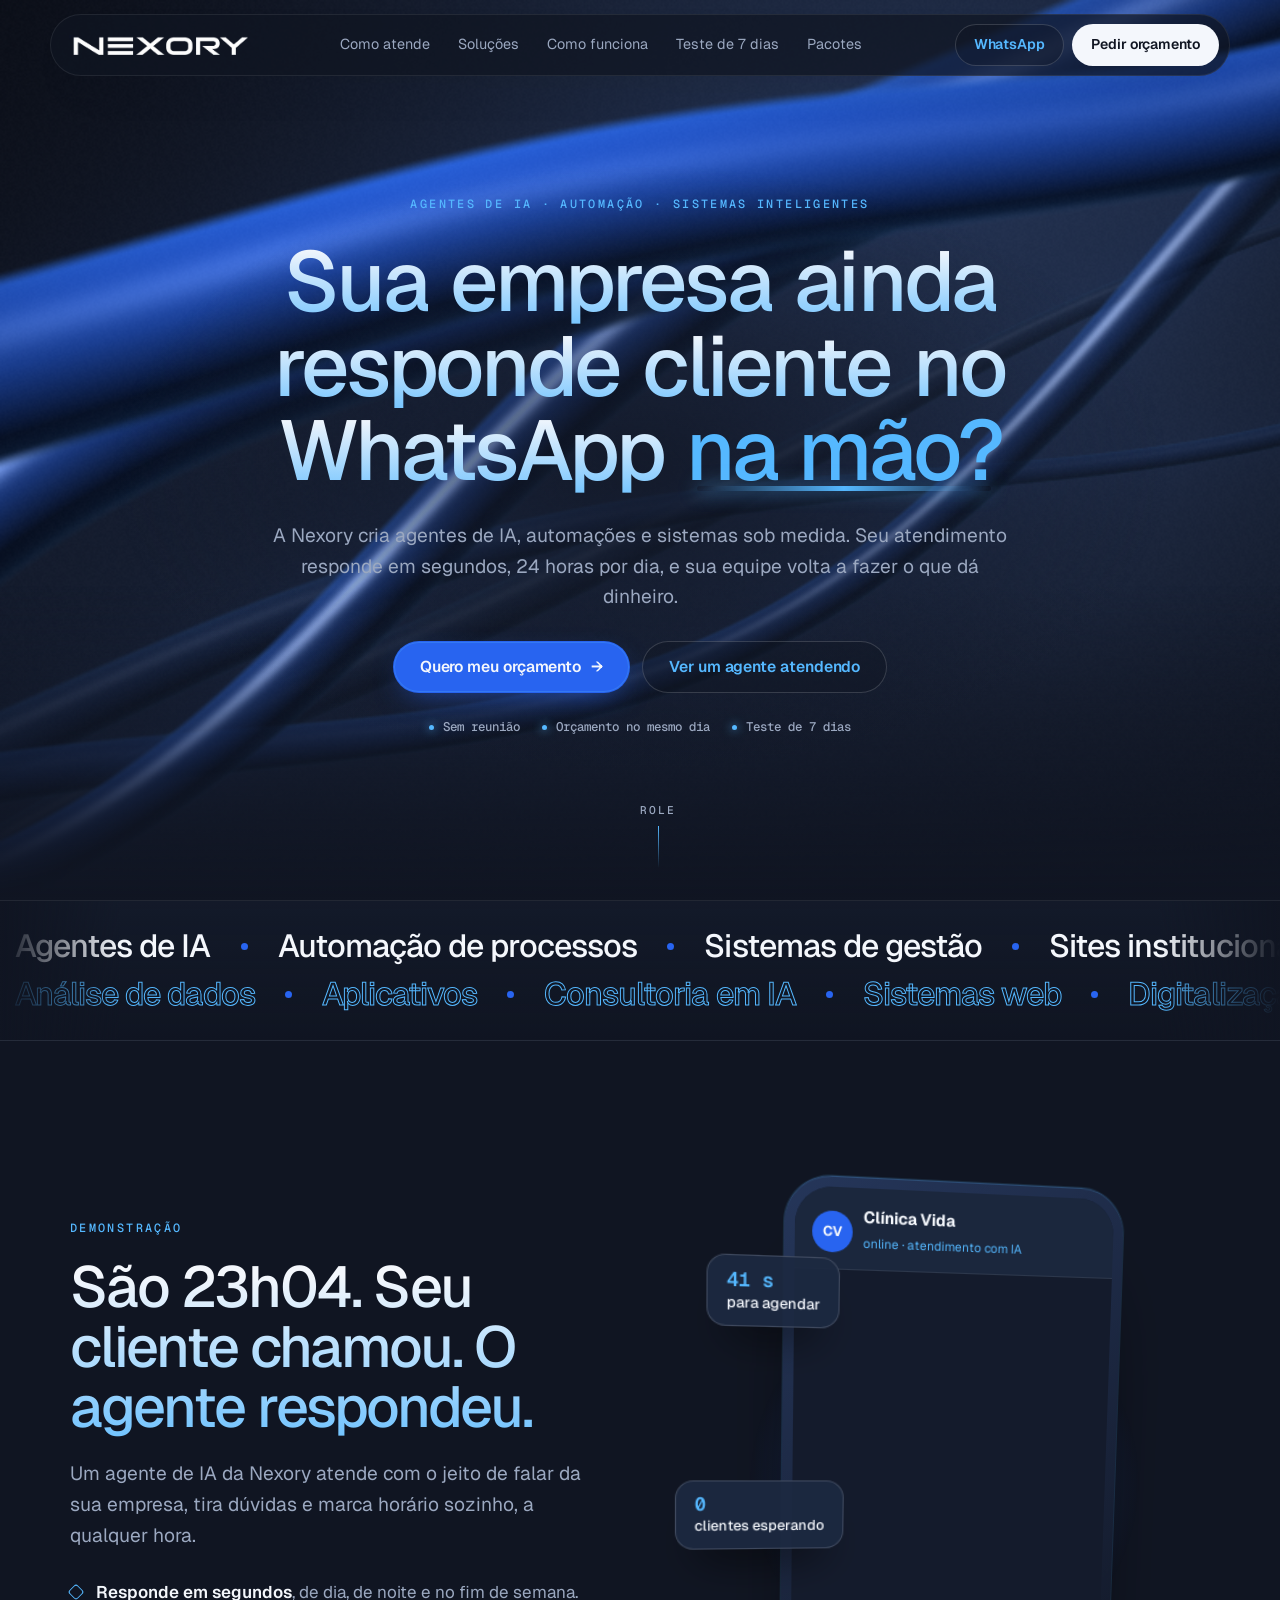
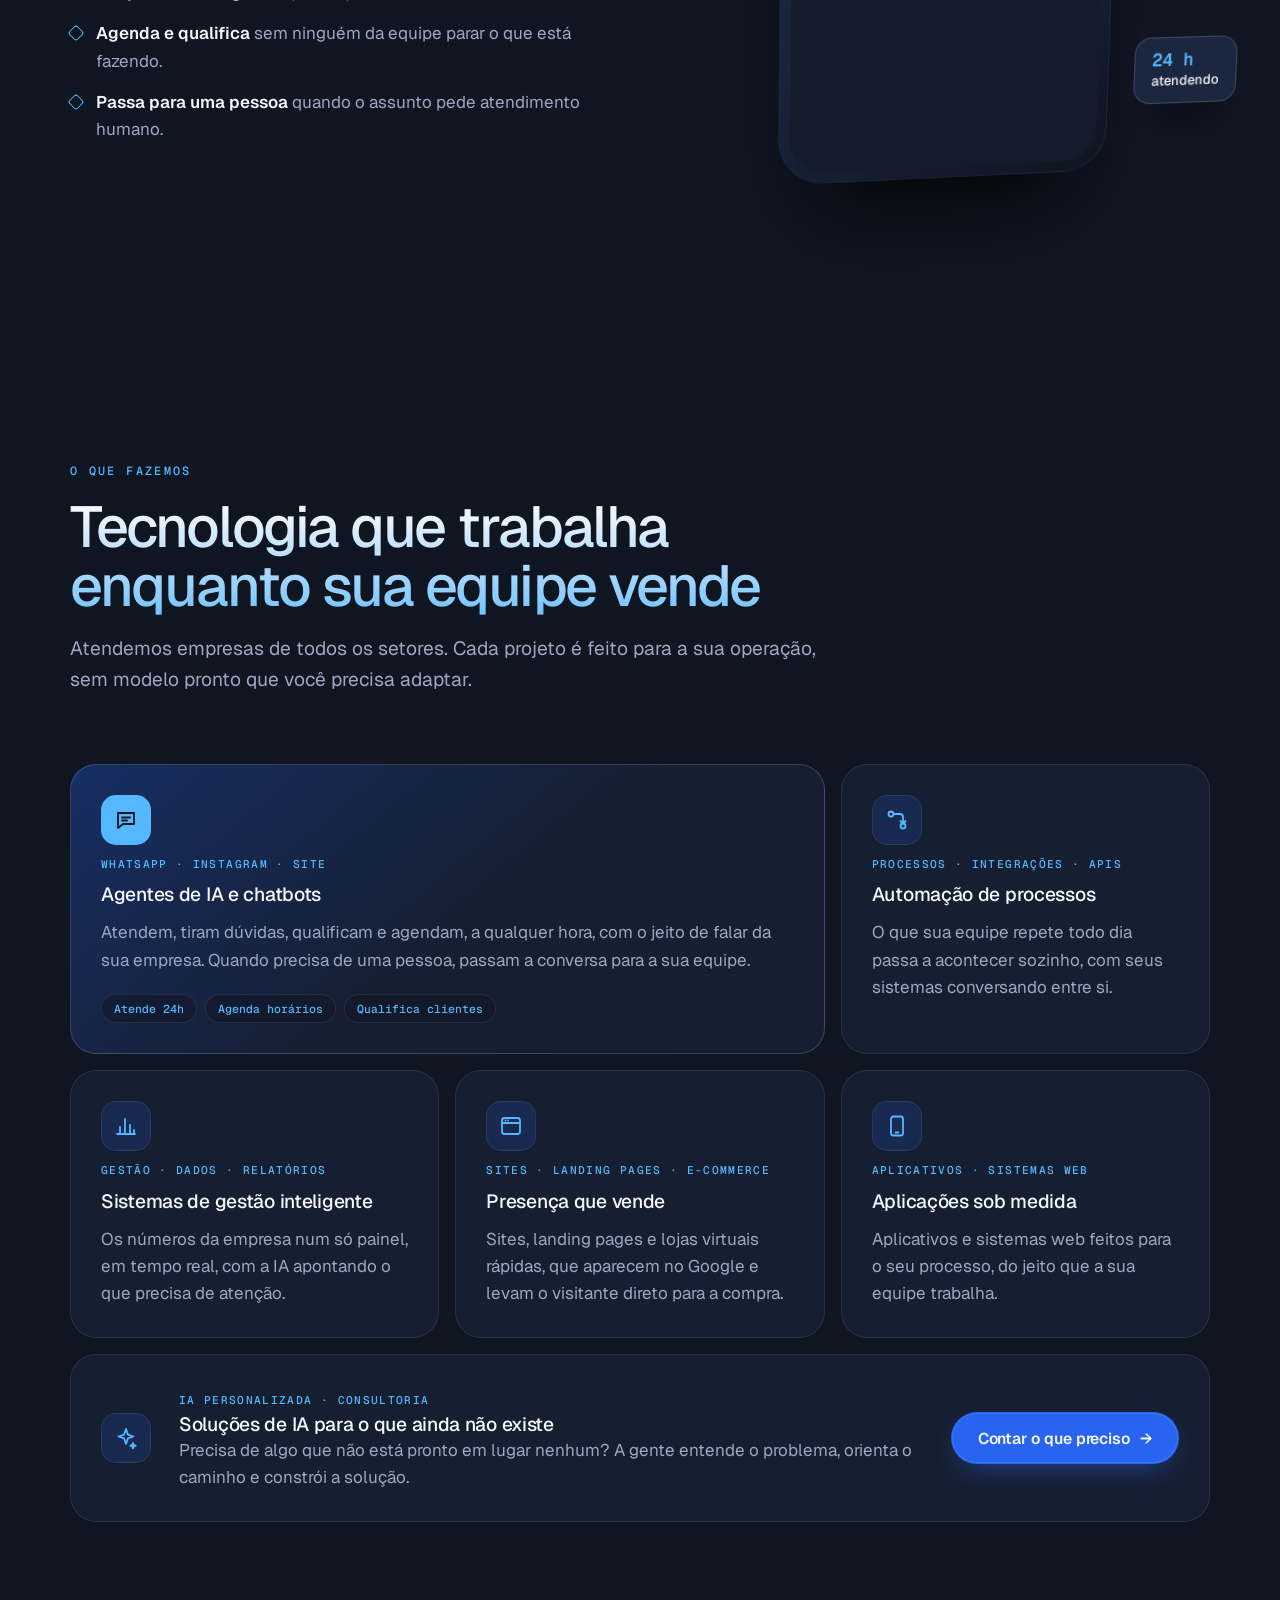
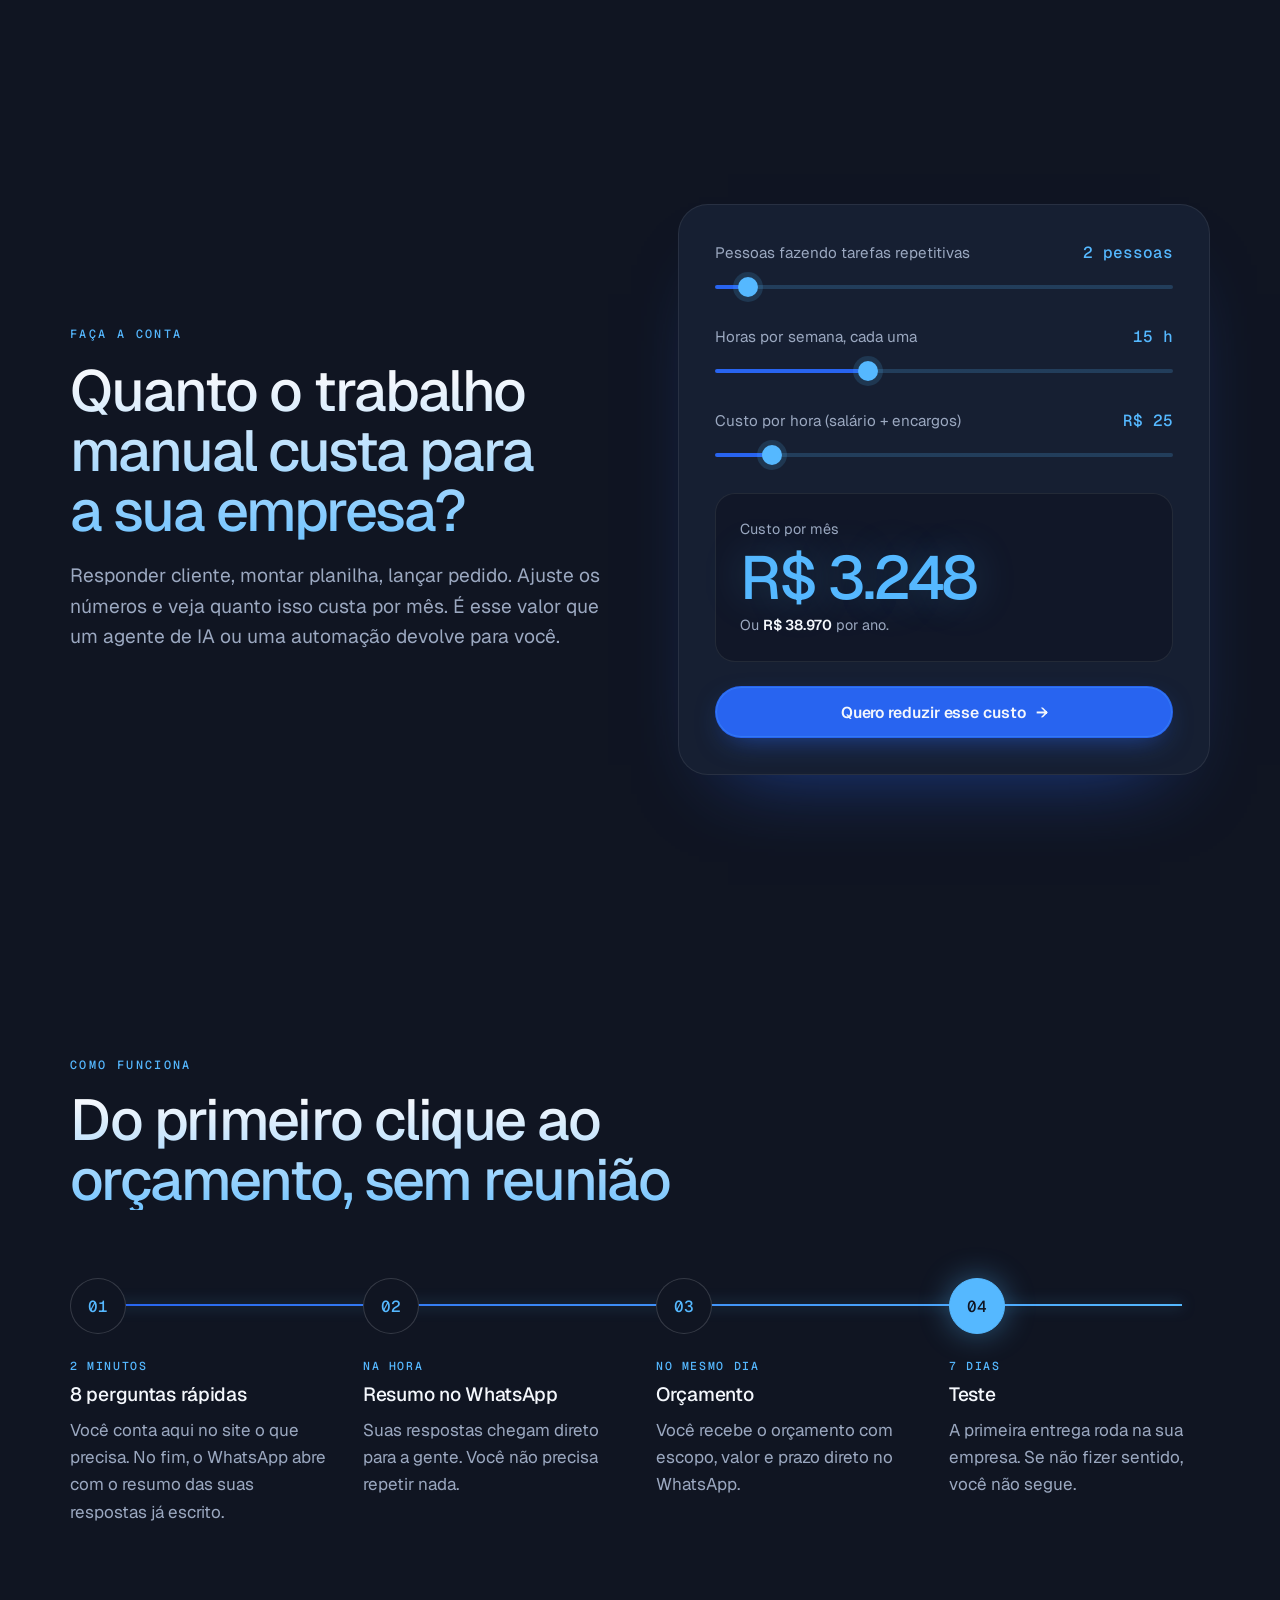
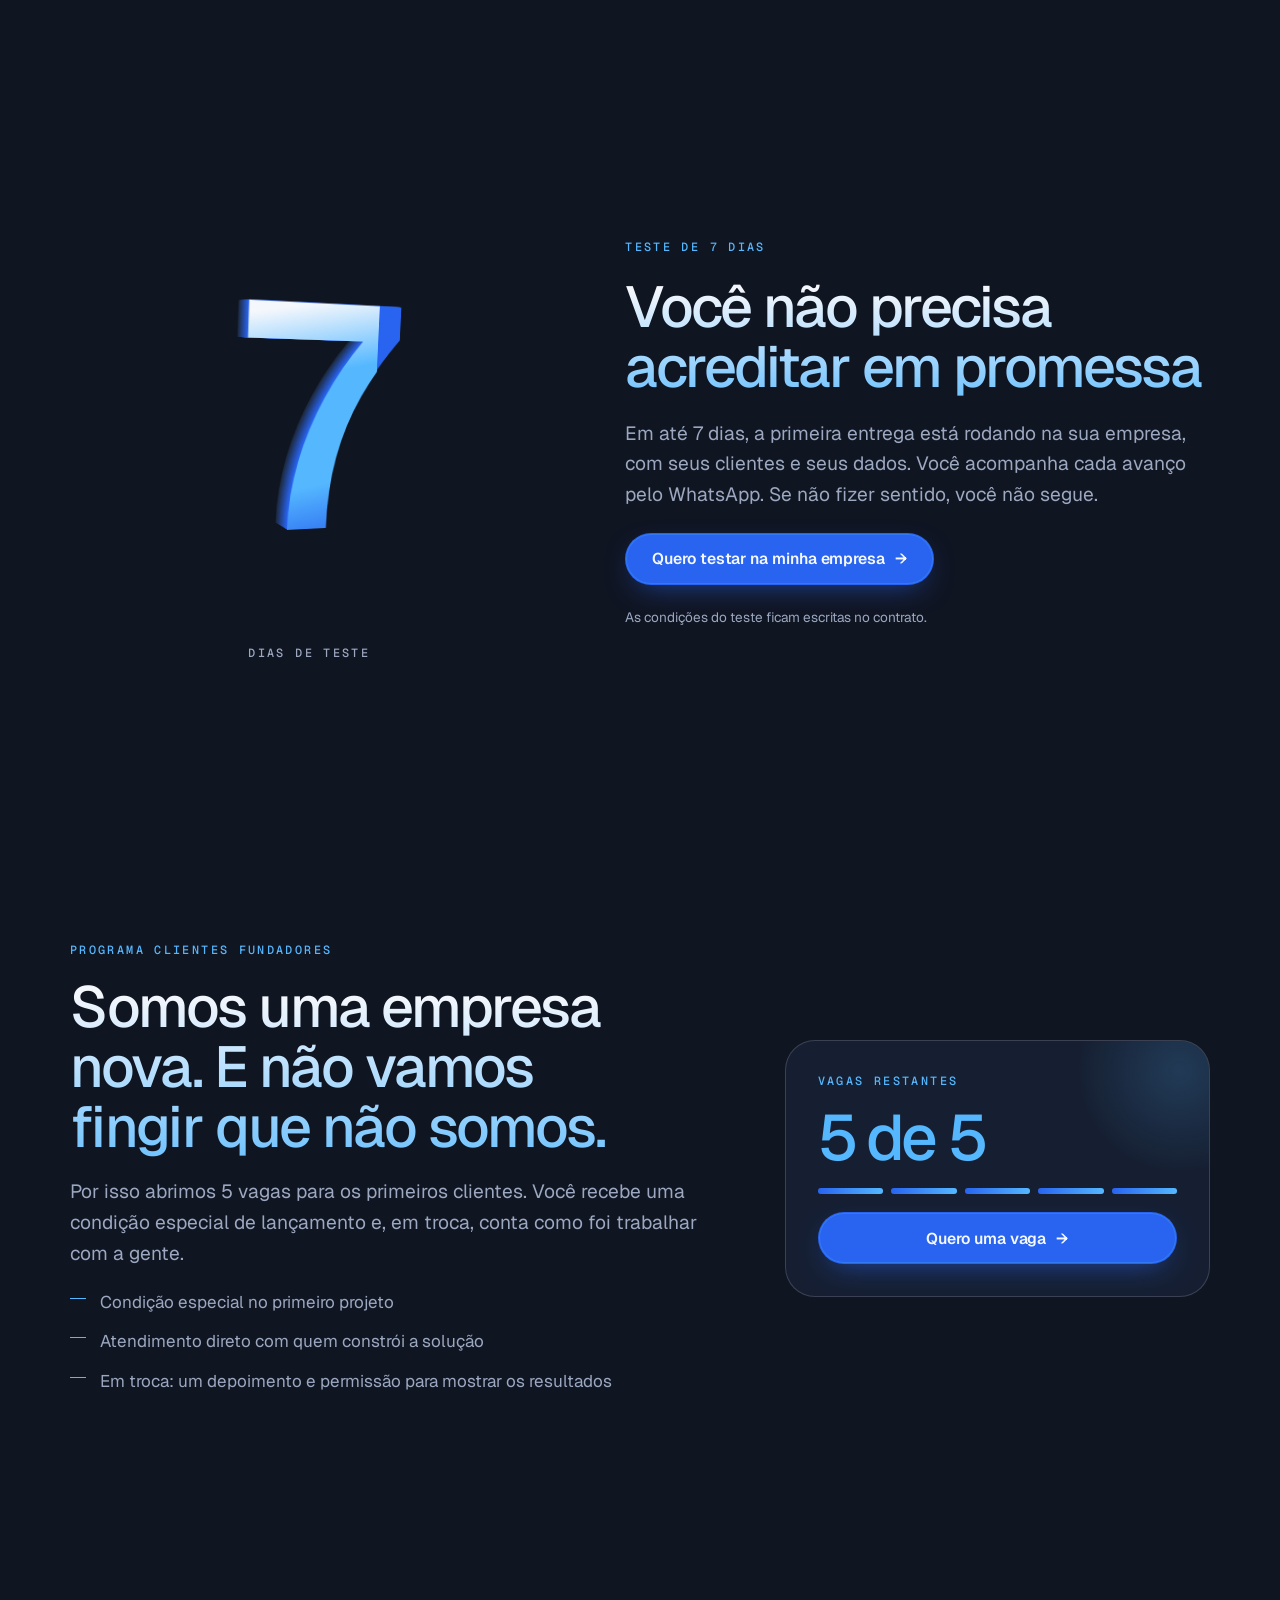
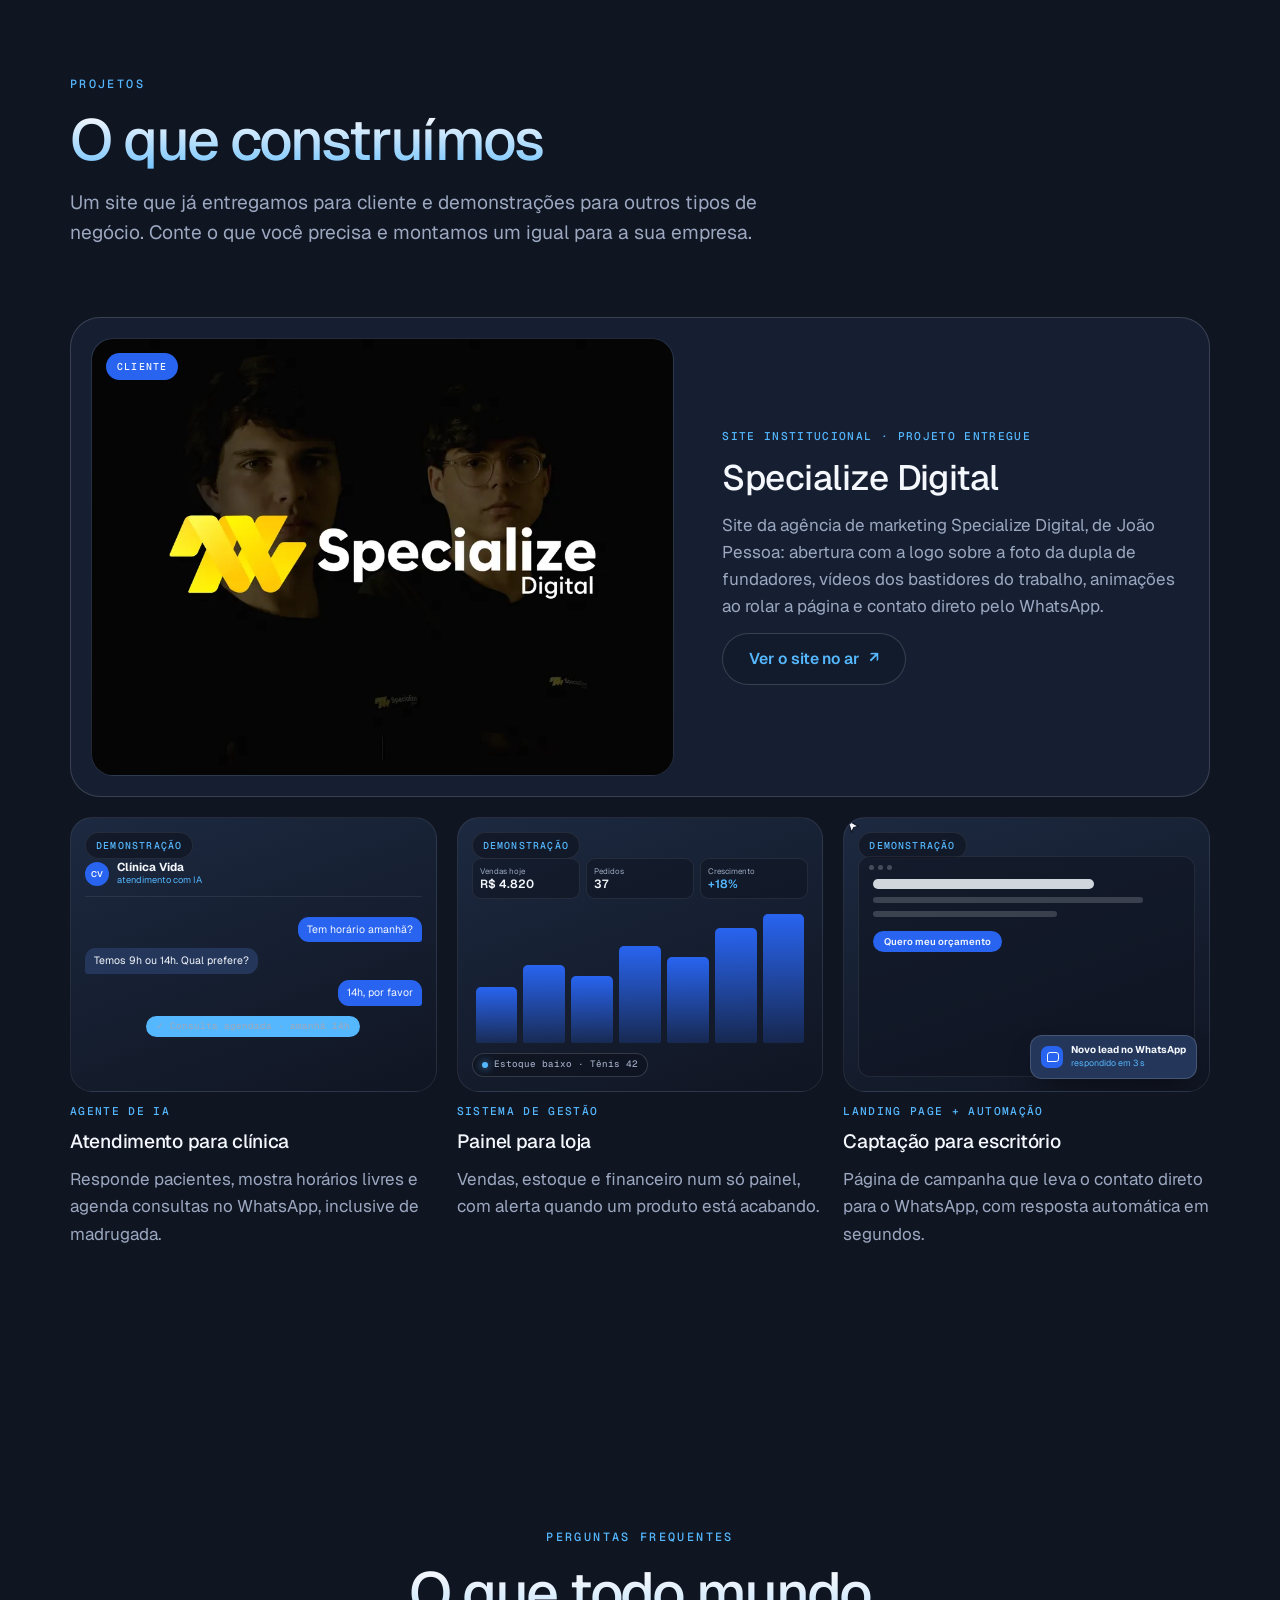
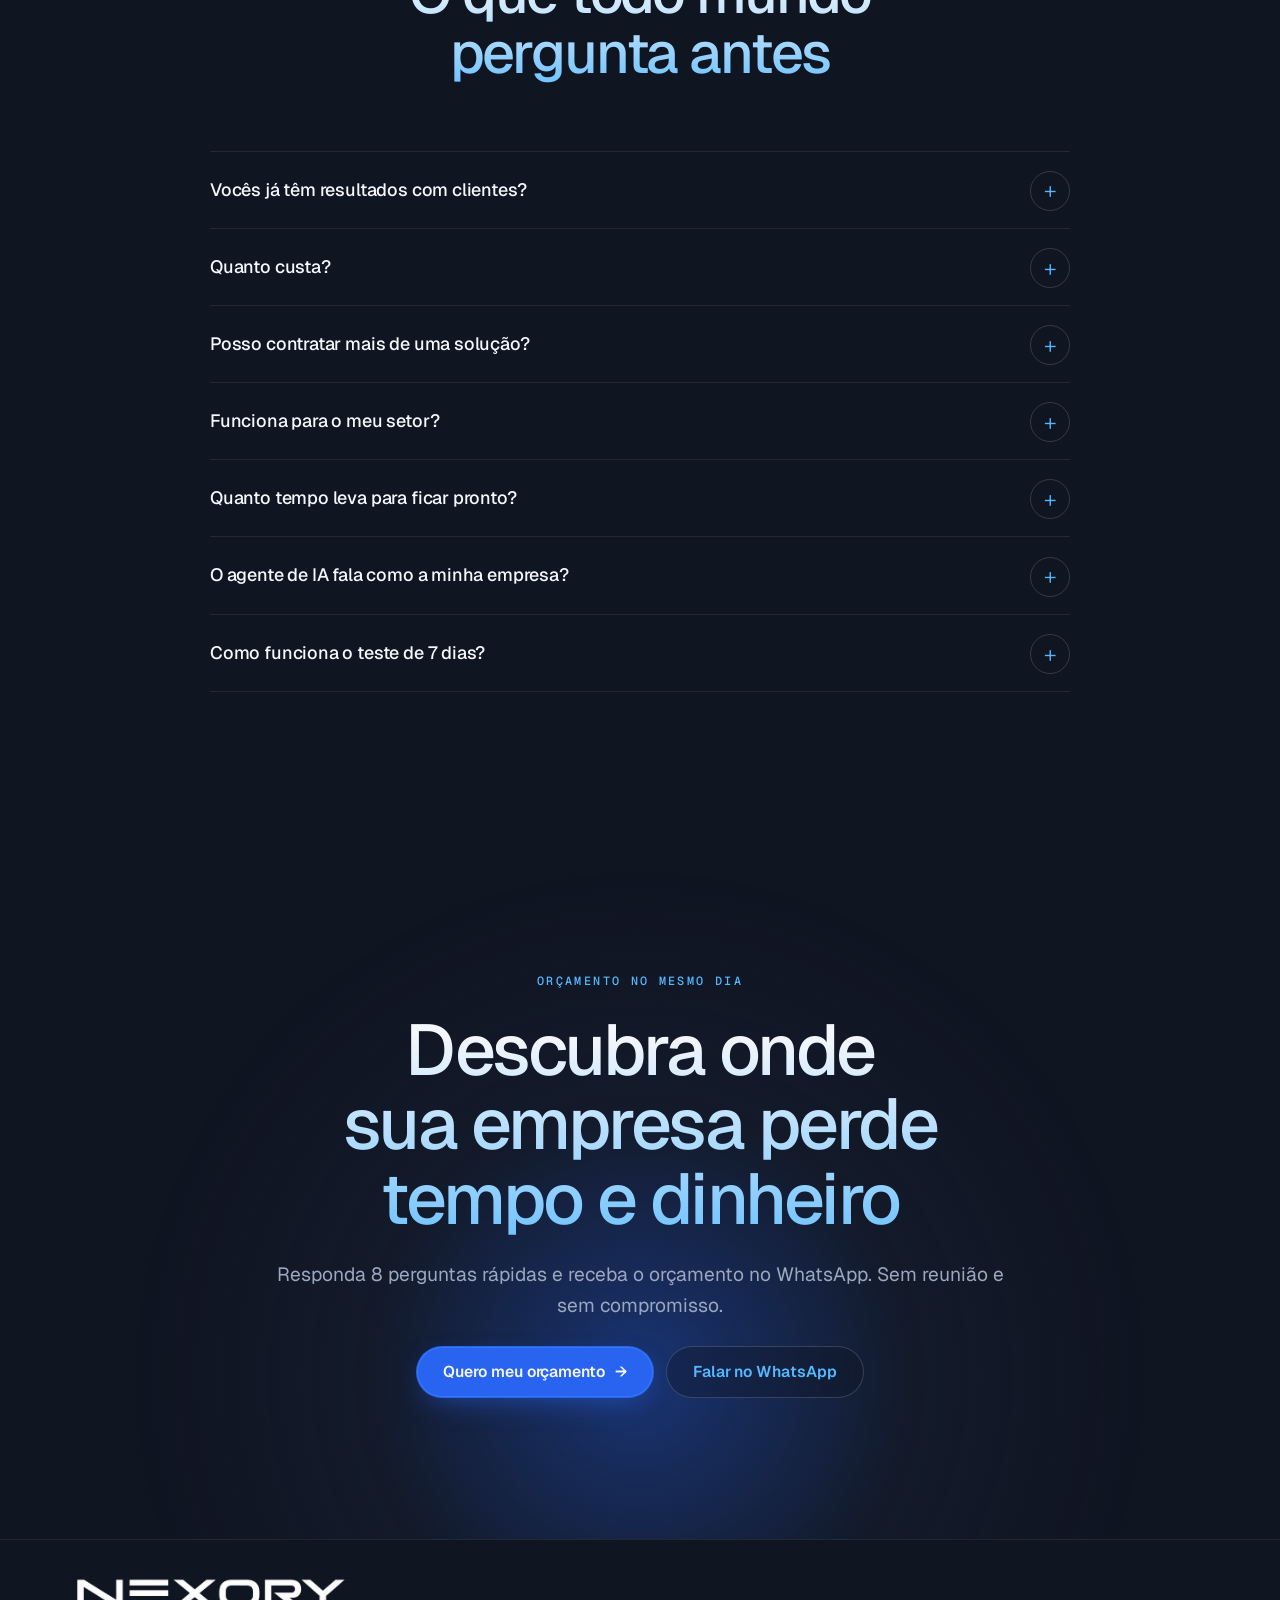
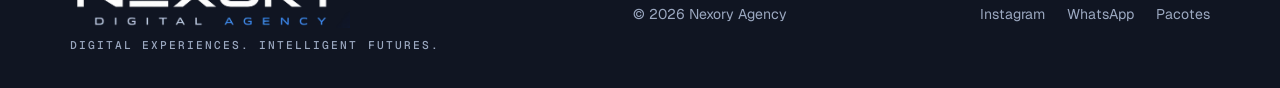
<file: index.html>
<!doctype html>
<html lang="pt-BR">
<head>
<meta charset="utf-8">
<meta name="viewport" content="width=device-width, initial-scale=1, viewport-fit=cover">
<title>Nexory Agency · Agentes de IA, automação e sistemas sob medida</title>
<meta name="description" content="A Nexory cria agentes de IA, automações, sistemas de gestão inteligente, sites e landing pages sob medida. Orçamento no mesmo dia pelo WhatsApp e teste de 7 dias.">
<meta name="theme-color" content="#101522">
<meta property="og:title" content="Nexory Agency">
<meta property="og:description" content="Agentes de IA, automações e sistemas sob medida. Orçamento no mesmo dia pelo WhatsApp e teste de 7 dias.">
<meta property="og:type" content="website">
<link rel="icon" href="data:image/svg+xml,%3Csvg xmlns='http://www.w3.org/2000/svg' viewBox='0 0 32 32'%3E%3Crect width='32' height='32' rx='8' fill='%23101522'/%3E%3Cpath d='M8 9.5h16M8 22.5h16' stroke='%23F4F7FC' stroke-width='3.4' stroke-linecap='round'/%3E%3Cpath d='M8 16h16' stroke='%232864F0' stroke-width='3.4' stroke-linecap='round'/%3E%3C/svg%3E">
<link rel="preconnect" href="https://fonts.googleapis.com">
<link rel="preconnect" href="https://fonts.gstatic.com" crossorigin>
<link rel="stylesheet" href="https://fonts.googleapis.com/css2?family=Geist:wght@300..700&family=Geist+Mono:wght@400;500&display=swap">
<link rel="stylesheet" href="assets/style.css">
<script>document.documentElement.classList.add("js")</script>
<script>/* Métricas da Vercel (Speed Insights e Web Analytics): só carregam quando o site roda na Vercel */ if (location.hostname.endsWith(".vercel.app")) { window.si = window.si || function () { (window.siq = window.siq || []).push(arguments); }; window.va = window.va || function () { (window.vaq = window.vaq || []).push(arguments); }; ["/_vercel/speed-insights/script.js", "/_vercel/insights/script.js"].forEach(function (src) { var s = document.createElement("script"); s.defer = true; s.src = src; document.head.appendChild(s); }); }</script>
<script src="assets/config.js" defer></script>
<script src="assets/app.js" defer></script>
</head>
<body>
<a class="skip" href="#conteudo">Pular para o conteúdo</a>
<div class="progress" aria-hidden="true"></div>

<header class="top">
  <div class="nav-bar">
    <a class="brand" href="index.html" aria-label="Nexory Agency, início">
      <img class="logo" src="assets/nexory-logo.webp" width="420" height="47" alt="Nexory Agency">
    </a>
    <nav class="nav" aria-label="Principal">
      <a href="#demo">Como atende</a>
      <a href="#solucoes">Soluções</a>
      <a href="#como-funciona">Como funciona</a>
      <a href="#teste">Teste de 7 dias</a>
      <a href="pacotes.html">Pacotes</a>
    </nav>
    <div class="top-actions">
      <a class="btn btn-ghost" href="#" data-wa="Olá! Vim pelo site da Nexory.">WhatsApp</a>
      <a class="btn btn-light" href="#aplicar" data-aplicar>Pedir orçamento</a>
    </div>
  </div>
</header>

<main id="conteudo">

<section class="hero" id="topo">
  <canvas id="gl" aria-hidden="true"></canvas>
  <div class="hero-scrim" aria-hidden="true"></div>
  <div class="container hero-inner">
    <p class="kicker intro" style="--d:.4s">Agentes de IA · Automação · Sistemas inteligentes</p>
    <h1 class="hero-title"><span class="w"><span style="--i:0">Sua</span></span> <span class="w"><span style="--i:1">empresa</span></span> <span class="w"><span style="--i:2">ainda</span></span> <span class="w"><span style="--i:3">responde</span></span> <span class="w"><span style="--i:4">cliente</span></span> <span class="w"><span style="--i:5">no</span></span> <span class="w"><span style="--i:6">WhatsApp</span></span> <em><span class="w"><span style="--i:7">na</span></span> <span class="w"><span style="--i:8">mão?</span></span></em></h1>
    <p class="lead intro" style="--d:1.5s">A Nexory cria agentes de IA, automações e sistemas sob medida. Seu atendimento responde em segundos, 24 horas por dia, e sua equipe volta a fazer o que dá dinheiro.</p>
    <div class="cta-row intro" style="--d:1.7s">
      <a class="btn btn-primary" href="#aplicar" data-aplicar>Quero meu orçamento <span class="arr" aria-hidden="true">→</span></a>
      <a class="btn btn-ghost" href="#demo">Ver um agente atendendo</a>
    </div>
    <div class="proof intro" style="--d:1.9s"><span>Sem reunião</span><span>Orçamento no mesmo dia</span><span>Teste de 7 dias</span></div>
  </div>
  <a class="scroll-cue intro" style="--d:2.3s" href="#demo" aria-label="Rolar para a demonstração">Role<i aria-hidden="true"></i></a>
</section>

<div class="marquee" aria-hidden="true">
  <div class="track">
    <span>Agentes de IA</span><span>Automação de processos</span><span>Sistemas de gestão</span><span>Sites institucionais</span><span>Landing pages</span><span>Chatbots</span><span>Integrações e APIs</span><span>E-commerce</span>
    <span>Agentes de IA</span><span>Automação de processos</span><span>Sistemas de gestão</span><span>Sites institucionais</span><span>Landing pages</span><span>Chatbots</span><span>Integrações e APIs</span><span>E-commerce</span>
  </div>
  <div class="track rev">
    <span>Análise de dados</span><span>Aplicativos</span><span>Consultoria em IA</span><span>Sistemas web</span><span>Digitalização</span><span>IA personalizada</span><span>Orçamento no mesmo dia</span><span>Teste de 7 dias</span>
    <span>Análise de dados</span><span>Aplicativos</span><span>Consultoria em IA</span><span>Sistemas web</span><span>Digitalização</span><span>IA personalizada</span><span>Orçamento no mesmo dia</span><span>Teste de 7 dias</span>
  </div>
</div>

<section class="demo" id="demo">
  <div class="container">
    <div class="demo-copy reveal">
      <p class="kicker">Demonstração</p>
      <h2 class="grad">São 23h04. Seu cliente chamou. O agente respondeu.</h2>
      <p class="lead">Um agente de IA da Nexory atende com o jeito de falar da sua empresa, tira dúvidas e marca horário sozinho, a qualquer hora.</p>
      <ul class="ticks">
        <li><span><b>Responde em segundos</b>, de dia, de noite e no fim de semana.</span></li>
        <li><span><b>Agenda e qualifica</b> sem ninguém da equipe parar o que está fazendo.</span></li>
        <li><span><b>Passa para uma pessoa</b> quando o assunto pede atendimento humano.</span></li>
      </ul>
    </div>
    <div class="stage" id="stage">
      <div class="phone3d" id="phone3d">
        <div class="phone" role="img" aria-label="Demonstração: um agente de IA atende uma paciente às 23h04 e agenda uma consulta em 41 segundos.">
          <div class="screen">
            <div class="chat-head">
              <div class="avatar" aria-hidden="true">CV</div>
              <div><b>Clínica Vida</b><small>online · atendimento com IA</small></div>
            </div>
            <div class="chat-body" id="chat" aria-hidden="true"></div>
          </div>
        </div>
        <div class="chip3d c1" aria-hidden="true"><div><b>41 s</b>para agendar</div></div>
        <div class="chip3d c2" aria-hidden="true"><div><b>24 h</b>atendendo</div></div>
        <div class="chip3d c3" aria-hidden="true"><div><b>0</b>clientes esperando</div></div>
      </div>
    </div>
  </div>
</section>

<section id="solucoes">
  <div class="container">
    <div class="sec-head reveal">
      <p class="kicker">O que fazemos</p>
      <h2 class="grad">Tecnologia que trabalha enquanto sua equipe vende</h2>
      <p class="lead">Atendemos empresas de todos os setores. Cada projeto é feito para a sua operação, sem modelo pronto que você precisa adaptar.</p>
    </div>
    <div class="sol" data-stagger>
      <article class="card feature" data-tilt>
        <div class="ico" aria-hidden="true"><svg viewBox="0 0 24 24" fill="none" stroke="currentColor" stroke-width="1.8" stroke-linecap="round" stroke-linejoin="round"><path d="M4 5h16v11H9l-5 4z"/><path d="M8 9.5h8M8 12.5h5"/></svg></div>
        <span class="tag">WhatsApp · Instagram · Site</span>
        <h3>Agentes de IA e chatbots</h3>
        <p>Atendem, tiram dúvidas, qualificam e agendam, a qualquer hora, com o jeito de falar da sua empresa. Quando precisa de uma pessoa, passam a conversa para a sua equipe.</p>
        <div class="chips"><span>Atende 24h</span><span>Agenda horários</span><span>Qualifica clientes</span></div>
      </article>
      <article class="card" data-tilt>
        <div class="ico" aria-hidden="true"><svg viewBox="0 0 24 24" fill="none" stroke="currentColor" stroke-width="1.8" stroke-linecap="round" stroke-linejoin="round"><circle cx="6" cy="6" r="2.5"/><circle cx="18" cy="18" r="2.5"/><path d="M8.5 6H15a3 3 0 0 1 3 3v6.5"/><path d="M15.5 13l2.5 2.5 2.5-2.5"/></svg></div>
        <span class="tag">Processos · Integrações · APIs</span>
        <h3>Automação de processos</h3>
        <p>O que sua equipe repete todo dia passa a acontecer sozinho, com seus sistemas conversando entre si.</p>
      </article>
      <article class="card" data-tilt>
        <div class="ico" aria-hidden="true"><svg viewBox="0 0 24 24" fill="none" stroke="currentColor" stroke-width="1.8" stroke-linecap="round" stroke-linejoin="round"><path d="M3 20h18"/><path d="M6 20v-7M11 20V5M16 20v-9M20 20v-4"/></svg></div>
        <span class="tag">Gestão · Dados · Relatórios</span>
        <h3>Sistemas de gestão inteligente</h3>
        <p>Os números da empresa num só painel, em tempo real, com a IA apontando o que precisa de atenção.</p>
      </article>
      <article class="card" data-tilt>
        <div class="ico" aria-hidden="true"><svg viewBox="0 0 24 24" fill="none" stroke="currentColor" stroke-width="1.8" stroke-linecap="round" stroke-linejoin="round"><rect x="3" y="4" width="18" height="16" rx="2.5"/><path d="M3 9h18"/><path d="M6.5 6.5h.01M9 6.5h.01"/></svg></div>
        <span class="tag">Sites · Landing pages · E-commerce</span>
        <h3>Presença que vende</h3>
        <p>Sites, landing pages e lojas virtuais rápidas, que aparecem no Google e levam o visitante direto para a compra.</p>
      </article>
      <article class="card" data-tilt>
        <div class="ico" aria-hidden="true"><svg viewBox="0 0 24 24" fill="none" stroke="currentColor" stroke-width="1.8" stroke-linecap="round" stroke-linejoin="round"><rect x="6" y="2.5" width="12" height="19" rx="2.5"/><path d="M10.5 18.5h3"/></svg></div>
        <span class="tag">Aplicativos · Sistemas web</span>
        <h3>Aplicações sob medida</h3>
        <p>Aplicativos e sistemas web feitos para o seu processo, do jeito que a sua equipe trabalha.</p>
      </article>
      <article class="card wide" data-tilt>
        <div class="ico" aria-hidden="true"><svg viewBox="0 0 24 24" fill="none" stroke="currentColor" stroke-width="1.8" stroke-linecap="round" stroke-linejoin="round"><path d="M12 3l1.9 5.6L19.5 10.5l-5.6 1.9L12 18l-1.9-5.6L4.5 10.5l5.6-1.9z"/><path d="M19 17l.7 2 2 .7-2 .7-.7 2-.7-2-2-.7 2-.7z"/></svg></div>
        <div><span class="tag">IA personalizada · Consultoria</span><h3>Soluções de IA para o que ainda não existe</h3><p class="muted">Precisa de algo que não está pronto em lugar nenhum? A gente entende o problema, orienta o caminho e constrói a solução.</p></div>
        <a class="btn btn-primary" href="#aplicar" data-aplicar>Contar o que preciso <span class="arr" aria-hidden="true">→</span></a>
      </article>
    </div>
  </div>
</section>

<section id="custo">
  <div class="container custo">
    <div class="custo-copy reveal">
      <p class="kicker">Faça a conta</p>
      <h2 class="grad">Quanto o trabalho manual custa para a sua empresa?</h2>
      <p class="lead">Responder cliente, montar planilha, lançar pedido. Ajuste os números e veja quanto isso custa por mês. É esse valor que um agente de IA ou uma automação devolve para você.</p>
    </div>
    <div class="calc reveal" id="calc" style="--d:.15s">
      <div class="field">
        <div class="field-top"><label for="calc-pessoas">Pessoas fazendo tarefas repetitivas</label><output id="out-pessoas" for="calc-pessoas">2 pessoas</output></div>
        <input type="range" id="calc-pessoas" min="1" max="20" step="1" value="2">
      </div>
      <div class="field">
        <div class="field-top"><label for="calc-horas">Horas por semana, cada uma</label><output id="out-horas" for="calc-horas">15 h</output></div>
        <input type="range" id="calc-horas" min="1" max="44" step="1" value="15">
      </div>
      <div class="field">
        <div class="field-top"><label for="calc-custo">Custo por hora (salário + encargos)</label><output id="out-custo" for="calc-custo">R$ 25</output></div>
        <input type="range" id="calc-custo" min="10" max="150" step="5" value="25">
      </div>
      <div class="calc-out" aria-live="polite">
        <small>Custo por mês</small>
        <span class="big" id="calc-mes">R$ 3.248</span>
        <small>Ou <b id="calc-ano">R$ 38.970</b> por ano.</small>
      </div>
      <a class="btn btn-primary" href="#aplicar" data-aplicar data-from-calc>Quero reduzir esse custo <span class="arr" aria-hidden="true">→</span></a>
    </div>
  </div>
</section>

<section id="como-funciona">
  <div class="container">
    <div class="sec-head reveal">
      <p class="kicker">Como funciona</p>
      <h2 class="grad">Do primeiro clique ao orçamento, sem reunião</h2>
    </div>
    <ol class="steps" data-stagger>
      <li><span class="num" aria-hidden="true">01</span><span class="when">2 minutos</span><h3>8 perguntas rápidas</h3><p>Você conta aqui no site o que precisa. No fim, o WhatsApp abre com o resumo das suas respostas já escrito.</p></li>
      <li><span class="num" aria-hidden="true">02</span><span class="when">Na hora</span><h3>Resumo no WhatsApp</h3><p>Suas respostas chegam direto para a gente. Você não precisa repetir nada.</p></li>
      <li><span class="num" aria-hidden="true">03</span><span class="when">No mesmo dia</span><h3>Orçamento</h3><p>Você recebe o orçamento com escopo, valor e prazo direto no WhatsApp.</p></li>
      <li><span class="num" aria-hidden="true">04</span><span class="when">7 dias</span><h3>Teste</h3><p>A primeira entrega roda na sua empresa. Se não fizer sentido, você não segue.</p></li>
    </ol>
  </div>
</section>

<section class="teste" id="teste">
  <div class="container">
    <div class="reveal">
      <div class="seven-stage"><div class="seven3d" id="seven3d" aria-hidden="true"></div></div>
      <p class="seven-label">dias de teste</p>
    </div>
    <div class="teste-copy reveal" style="--d:.15s">
      <p class="kicker">Teste de 7 dias</p>
      <h2 class="grad">Você não precisa acreditar em promessa</h2>
      <p class="lead">Em até 7 dias, a primeira entrega está rodando na sua empresa, com seus clientes e seus dados. Você acompanha cada avanço pelo WhatsApp. Se não fizer sentido, você não segue.</p>
      <a class="btn btn-primary" href="#aplicar" data-aplicar>Quero testar na minha empresa <span class="arr" aria-hidden="true">→</span></a>
      <p class="fine">As condições do teste ficam escritas no contrato.</p>
    </div>
  </div>
</section>

<section id="fundadores">
  <div class="container fund">
    <div class="fund-copy reveal">
      <p class="kicker">Programa Clientes Fundadores</p>
      <h2 class="grad">Somos uma empresa nova. E não vamos fingir que não somos.</h2>
      <p class="lead">Por isso abrimos 5 vagas para os primeiros clientes. Você recebe uma condição especial de lançamento e, em troca, conta como foi trabalhar com a gente.</p>
      <ul>
        <li>Condição especial no primeiro projeto</li>
        <li>Atendimento direto com quem constrói a solução</li>
        <li>Em troca: um depoimento e permissão para mostrar os resultados</li>
      </ul>
    </div>
    <div class="vagas reveal" style="--d:.15s">
      <span class="kicker">Vagas restantes</span>
      <span class="n"><span data-vagas>5</span> de 5</span>
      <div class="dots" aria-hidden="true"></div>
      <a class="btn btn-primary" href="#aplicar" data-aplicar>Quero uma vaga <span class="arr" aria-hidden="true">→</span></a>
    </div>
  </div>
</section>

<section id="projetos">
  <div class="container">
    <div class="sec-head reveal">
      <p class="kicker">Projetos</p>
      <h2 class="grad">O que construímos</h2>
      <p class="lead">Um site que já entregamos para cliente e demonstrações para outros tipos de negócio. Conte o que você precisa e montamos um igual para a sua empresa.</p>
    </div>
    <div class="proj" data-stagger>
      <article class="cliente">
        <a class="prev shot" href="https://specializedigital.github.io/specialize-digital/" target="_blank" rel="noopener" aria-label="Abrir o site da Specialize Digital em outra aba">
          <span class="badge">Cliente</span>
          <img src="assets/projetos/specialize-digital.webp" width="960" height="720" alt="Abertura do site da Specialize Digital, com a logo sobre a foto dos fundadores" loading="lazy" decoding="async">
        </a>
        <div class="cliente-info">
          <span class="tag">Site institucional · Projeto entregue</span>
          <h3>Specialize Digital</h3>
          <p>Site da agência de marketing Specialize Digital, de João Pessoa: abertura com a logo sobre a foto da dupla de fundadores, vídeos dos bastidores do trabalho, animações ao rolar a página e contato direto pelo WhatsApp.</p>
          <a class="btn btn-ghost" href="https://specializedigital.github.io/specialize-digital/" target="_blank" rel="noopener">Ver o site no ar <span class="arr" aria-hidden="true">↗</span></a>
        </div>
      </article>
      <article>
        <div class="prev dm dm-chat" aria-hidden="true"><span class="badge">Demonstração</span>
          <div class="dm-head"><i>CV</i><div><b>Clínica Vida</b><small>atendimento com IA</small></div></div>
          <div class="dm-msgs">
            <p class="dm-msg cli s1">Tem horário amanhã?</p>
            <div class="dm-slot"><p class="dm-typing"><i></i><i></i><i></i></p><p class="dm-msg ia s2">Temos 9h ou 14h. Qual prefere?</p></div>
            <p class="dm-msg cli s3">14h, por favor</p>
            <p class="dm-ok s4">✓ Consulta agendada · amanhã 14h</p>
          </div>
        </div>
        <span class="tag">Agente de IA</span><h3>Atendimento para clínica</h3><p>Responde pacientes, mostra horários livres e agenda consultas no WhatsApp, inclusive de madrugada.</p>
      </article>
      <article>
        <div class="prev dm dm-dash" aria-hidden="true"><span class="badge">Demonstração</span>
          <div class="dm-kpis">
            <div><small>Vendas hoje</small><b>R$ 4.820</b></div>
            <div><small>Pedidos</small><b>37</b></div>
            <div><small>Crescimento</small><b class="up">+18%</b></div>
          </div>
          <div class="dm-chart">
            <div class="dm-bars"><i style="--h:.42;--k:0"></i><i style="--h:.58;--k:1"></i><i style="--h:.5;--k:2"></i><i style="--h:.72;--k:3"></i><i style="--h:.64;--k:4"></i><i style="--h:.86;--k:5"></i><i style="--h:.96;--k:6"></i></div>
            <svg viewBox="0 0 210 80" preserveAspectRatio="none"><path class="dm-line" pathLength="1" d="M8 62 L38 50 L68 56 L98 36 L128 42 L158 22 L198 10"/></svg>
          </div>
          <p class="dm-alert"><i></i>Estoque baixo · Tênis 42</p>
        </div>
        <span class="tag">Sistema de gestão</span><h3>Painel para loja</h3><p>Vendas, estoque e financeiro num só painel, com alerta quando um produto está acabando.</p>
      </article>
      <article>
        <div class="prev dm dm-lp" aria-hidden="true"><span class="badge">Demonstração</span>
          <div class="dm-page">
            <div class="dm-bar"><i></i><i></i><i></i></div>
            <div class="dm-h"></div><div class="dm-l"></div><div class="dm-l s"></div>
            <span class="dm-cta">Quero meu orçamento</span>
          </div>
          <div class="dm-cursor"><svg viewBox="0 0 24 24"><path d="M5 3l14 8-6 1.6L10 19z"/></svg></div>
          <div class="dm-toast"><i></i><div><b>Novo lead no WhatsApp</b><small>respondido em 3 s</small></div></div>
        </div>
        <span class="tag">Landing page + automação</span><h3>Captação para escritório</h3><p>Página de campanha que leva o contato direto para o WhatsApp, com resposta automática em segundos.</p>
      </article>
    </div>
  </div>
</section>

<section id="perguntas">
  <div class="container">
    <div class="sec-head center reveal">
      <p class="kicker">Perguntas frequentes</p>
      <h2 class="grad">O que todo mundo pergunta antes</h2>
    </div>
    <div class="faq reveal">
      <details><summary>Vocês já têm resultados com clientes?</summary><p>Somos uma empresa nova. Já entregamos o site da Specialize Digital, que você vê na seção Projetos, e preferimos te mostrar funcionando: você testa a primeira entrega por 7 dias na sua empresa antes de seguir.</p></details>
      <details><summary>Quanto custa?</summary><p>De R$ 1 mil a R$ 50 mil, conforme o tipo e a quantidade de soluções. Sites e landing pages têm <a href="pacotes.html">pacotes com preço fechado</a>. O resto é orçado pelo WhatsApp, no mesmo dia.</p></details>
      <details><summary>Posso contratar mais de uma solução?</summary><p>Pode. Nas perguntas do orçamento você marca todas as soluções que quiser, e o orçamento já vem com tudo junto.</p></details>
      <details><summary>Funciona para o meu setor?</summary><p>Atendemos empresas de todos os setores. Se a sua equipe repete tarefas, responde as mesmas perguntas ou junta números em planilha, existe espaço para IA e automação.</p></details>
      <details><summary>Quanto tempo leva para ficar pronto?</summary><p>A primeira entrega roda em até 7 dias. Projetos maiores são divididos em fases, para você ver resultado desde a primeira semana.</p></details>
      <details><summary>O agente de IA fala como a minha empresa?</summary><p>Sim. Ele aprende seus produtos, preços, horários e o tom que vocês usam com os clientes. Quando não souber responder, passa a conversa para uma pessoa da sua equipe.</p></details>
      <details><summary>Como funciona o teste de 7 dias?</summary><p>Depois da contratação, entregamos a primeira parte do projeto em até 7 dias. Se não fizer sentido para você, você não segue com o restante. As condições ficam escritas no contrato.</p></details>
    </div>
  </div>
</section>

<section class="final">
  <div class="container reveal">
    <p class="kicker">Orçamento no mesmo dia</p>
    <h2 class="grad">Descubra onde sua empresa perde tempo e dinheiro</h2>
    <p class="lead">Responda 8 perguntas rápidas e receba o orçamento no WhatsApp. Sem reunião e sem compromisso.</p>
    <div class="cta-row">
      <a class="btn btn-primary" href="#aplicar" data-aplicar>Quero meu orçamento <span class="arr" aria-hidden="true">→</span></a>
      <a class="btn btn-ghost" href="#" data-wa="Olá! Vim pelo site da Nexory e quero saber mais.">Falar no WhatsApp</a>
    </div>
  </div>
</section>

</main>

<footer>
  <div class="container">
    <div class="foot-brand">
      <img class="logo-full" src="assets/nexory-logo-completa.webp" width="640" height="119" alt="Nexory Digital Agency" loading="lazy">
      <span>Digital experiences. Intelligent futures.</span>
    </div>
    <span>© <span data-ano>2026</span> Nexory Agency</span>
    <nav aria-label="Rodapé">
      <a href="#" data-ig target="_blank" rel="noopener">Instagram</a>
      <a href="#" data-wa="Olá! Vim pelo site da Nexory.">WhatsApp</a>
      <a href="pacotes.html">Pacotes</a>
    </nav>
  </div>
</footer>

<dialog class="apl" id="aplicacao" aria-labelledby="apl-title">
  <form novalidate>
    <div class="apl-head">
      <div class="bar" aria-hidden="true"><i></i></div>
      <span class="count" aria-live="polite">1 de 8</span>
      <button type="button" class="x" data-close aria-label="Fechar">×</button>
    </div>
    <div class="apl-body"></div>
    <div class="apl-foot">
      <button type="button" class="btn btn-ghost" data-back>Voltar</button>
      <button type="submit" class="btn btn-primary" data-next>Continuar <span class="arr" aria-hidden="true">→</span></button>
    </div>
  </form>
</dialog>
</body>
</html>
</file>
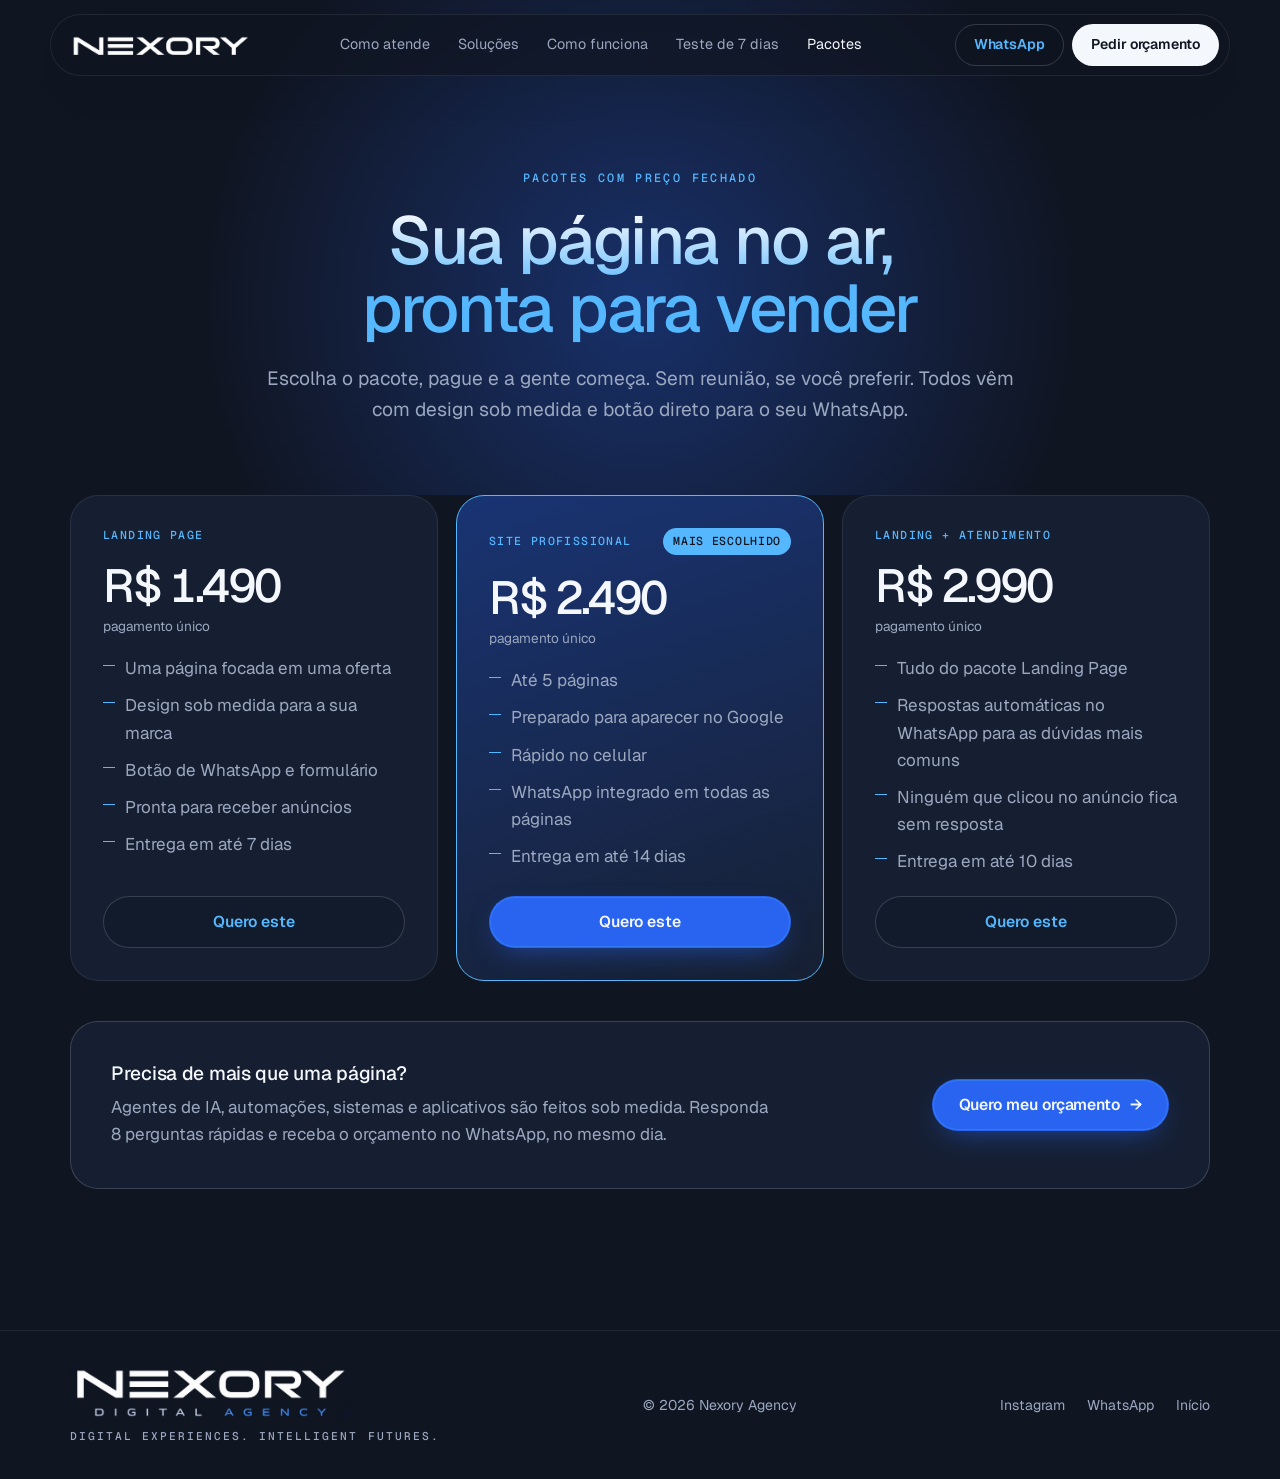
<file: pacotes.html>
<!doctype html>
<html lang="pt-BR">
<head>
<meta charset="utf-8">
<meta name="viewport" content="width=device-width, initial-scale=1, viewport-fit=cover">
<title>Pacotes · Nexory Agency</title>
<meta name="description" content="Landing pages e sites com preço fechado, prontos para vender. Nexory Agency.">
<meta name="theme-color" content="#101522">
<link rel="icon" href="data:image/svg+xml,%3Csvg xmlns='http://www.w3.org/2000/svg' viewBox='0 0 32 32'%3E%3Crect width='32' height='32' rx='8' fill='%23101522'/%3E%3Cpath d='M8 9.5h16M8 22.5h16' stroke='%23F4F7FC' stroke-width='3.4' stroke-linecap='round'/%3E%3Cpath d='M8 16h16' stroke='%232864F0' stroke-width='3.4' stroke-linecap='round'/%3E%3C/svg%3E">
<link rel="preconnect" href="https://fonts.googleapis.com">
<link rel="preconnect" href="https://fonts.gstatic.com" crossorigin>
<link rel="stylesheet" href="https://fonts.googleapis.com/css2?family=Geist:wght@300..700&family=Geist+Mono:wght@400;500&display=swap">
<link rel="stylesheet" href="assets/style.css">
<script>document.documentElement.classList.add("js")</script>
<script>/* Métricas da Vercel (Speed Insights e Web Analytics): só carregam quando o site roda na Vercel */ if (location.hostname.endsWith(".vercel.app")) { window.si = window.si || function () { (window.siq = window.siq || []).push(arguments); }; window.va = window.va || function () { (window.vaq = window.vaq || []).push(arguments); }; ["/_vercel/speed-insights/script.js", "/_vercel/insights/script.js"].forEach(function (src) { var s = document.createElement("script"); s.defer = true; s.src = src; document.head.appendChild(s); }); }</script>
<script src="assets/config.js" defer></script>
<script src="assets/app.js" defer></script>
</head>
<body>
<a class="skip" href="#conteudo">Pular para o conteúdo</a>
<div class="progress" aria-hidden="true"></div>

<header class="top">
  <div class="nav-bar">
    <a class="brand" href="index.html" aria-label="Nexory Agency, início">
      <img class="logo" src="assets/nexory-logo.webp" width="420" height="47" alt="Nexory Agency">
    </a>
    <nav class="nav" aria-label="Principal">
      <a href="index.html#demo">Como atende</a>
      <a href="index.html#solucoes">Soluções</a>
      <a href="index.html#como-funciona">Como funciona</a>
      <a href="index.html#teste">Teste de 7 dias</a>
      <a href="pacotes.html" aria-current="page">Pacotes</a>
    </nav>
    <div class="top-actions">
      <a class="btn btn-ghost" href="#" data-wa="Olá! Vim pela página de pacotes da Nexory.">WhatsApp</a>
      <a class="btn btn-light" href="#aplicar" data-aplicar>Pedir orçamento</a>
    </div>
  </div>
</header>

<main id="conteudo">
<section class="page-hero">
  <div class="container">
    <p class="kicker intro" style="--d:.1s">Pacotes com preço fechado</p>
    <h1><span class="w"><span style="--i:0">Sua</span></span> <span class="w"><span style="--i:1">página</span></span> <span class="w"><span style="--i:2">no</span></span> <span class="w"><span style="--i:3">ar,</span></span> <em><span class="w"><span style="--i:4">pronta</span></span> <span class="w"><span style="--i:5">para</span></span> <span class="w"><span style="--i:6">vender</span></span></em></h1>
    <p class="lead intro" style="--d:.7s">Escolha o pacote, pague e a gente começa. Sem reunião, se você preferir. Todos vêm com design sob medida e botão direto para o seu WhatsApp.</p>
  </div>
</section>

<section style="padding-top:0">
  <div class="container">
    <!-- Preços de exemplo: troque pelos valores reais da Nexory. -->
    <div class="pk" data-stagger>
      <article data-tilt>
        <span class="tag">Landing Page</span>
        <div class="price">R$ 1.490<small>pagamento único</small></div>
        <ul>
          <li>Uma página focada em uma oferta</li>
          <li>Design sob medida para a sua marca</li>
          <li>Botão de WhatsApp e formulário</li>
          <li>Pronta para receber anúncios</li>
          <li>Entrega em até 7 dias</li>
        </ul>
        <a class="btn btn-ghost" href="#" data-comprar="landing" data-nome="Landing Page">Quero este</a>
      </article>
      <article data-tilt class="rec">
        <span class="tag"><span>Site Profissional</span><span class="pill">Mais escolhido</span></span>
        <div class="price">R$ 2.490<small>pagamento único</small></div>
        <ul>
          <li>Até 5 páginas</li>
          <li>Preparado para aparecer no Google</li>
          <li>Rápido no celular</li>
          <li>WhatsApp integrado em todas as páginas</li>
          <li>Entrega em até 14 dias</li>
        </ul>
        <a class="btn btn-primary" href="#" data-comprar="site" data-nome="Site Profissional">Quero este</a>
      </article>
      <article data-tilt>
        <span class="tag">Landing + Atendimento</span>
        <div class="price">R$ 2.990<small>pagamento único</small></div>
        <ul>
          <li>Tudo do pacote Landing Page</li>
          <li>Respostas automáticas no WhatsApp para as dúvidas mais comuns</li>
          <li>Ninguém que clicou no anúncio fica sem resposta</li>
          <li>Entrega em até 10 dias</li>
        </ul>
        <a class="btn btn-ghost" href="#" data-comprar="combo" data-nome="Landing + Atendimento">Quero este</a>
      </article>
    </div>

    <div class="upsell reveal">
      <div>
        <h3>Precisa de mais que uma página?</h3>
        <p class="muted">Agentes de IA, automações, sistemas e aplicativos são feitos sob medida. Responda 8 perguntas rápidas e receba o orçamento no WhatsApp, no mesmo dia.</p>
      </div>
      <a class="btn btn-primary" href="#aplicar" data-aplicar>Quero meu orçamento <span class="arr" aria-hidden="true">→</span></a>
    </div>
  </div>
</section>
</main>

<footer>
  <div class="container">
    <div class="foot-brand">
      <img class="logo-full" src="assets/nexory-logo-completa.webp" width="640" height="119" alt="Nexory Digital Agency" loading="lazy">
      <span>Digital experiences. Intelligent futures.</span>
    </div>
    <span>© <span data-ano>2026</span> Nexory Agency</span>
    <nav aria-label="Rodapé">
      <a href="#" data-ig target="_blank" rel="noopener">Instagram</a>
      <a href="#" data-wa="Olá! Vim pela página de pacotes da Nexory.">WhatsApp</a>
      <a href="index.html">Início</a>
    </nav>
  </div>
</footer>

<dialog class="apl" id="aplicacao" aria-labelledby="apl-title">
  <form novalidate>
    <div class="apl-head">
      <div class="bar" aria-hidden="true"><i></i></div>
      <span class="count" aria-live="polite">1 de 8</span>
      <button type="button" class="x" data-close aria-label="Fechar">×</button>
    </div>
    <div class="apl-body"></div>
    <div class="apl-foot">
      <button type="button" class="btn btn-ghost" data-back>Voltar</button>
      <button type="submit" class="btn btn-primary" data-next>Continuar <span class="arr" aria-hidden="true">→</span></button>
    </div>
  </form>
</dialog>
</body>
</html>
</file>
<file: assets/style.css>
/* Nexory Agency · paleta oficial
   #101522 Midnight, fundo principal (55%) · #1C2940 Navy, cards e elementos secundários (20%)
   #F4F7FC White, textos (15%) · #2864F0 Electric, botões e destaques (7%)
   #55B8FF Sky, detalhes e efeitos (3%) */
:root{
  --bg:#101522; --surface:#1C2940; --btn:#2864F0; --detail:#55B8FF; --hi:#55B8FF;
  --text:#F4F7FC; --muted:#9BA8C0; --line:rgba(244,247,252,.08); --line-strong:rgba(244,247,252,.16);
  --card:rgba(28,41,64,.55); --card-hover:rgba(28,41,64,.85);
  --ease-out:cubic-bezier(0.23,1,0.32,1);
  --ease-in-out:cubic-bezier(0.77,0,0.175,1);
  --f-sans:"Geist","Segoe UI",system-ui,-apple-system,sans-serif;
  --f-mono:"Geist Mono",ui-monospace,Consolas,monospace;
  color-scheme:dark;
}

*{box-sizing:border-box}
[hidden]{display:none!important}
html{-webkit-text-size-adjust:100%;overflow-x:clip;background:var(--bg)}
body{margin:0;background:var(--bg);color:var(--text);font:400 17px/1.6 var(--f-sans);-webkit-font-smoothing:antialiased;-webkit-tap-highlight-color:transparent;overflow-x:clip}
img,svg,canvas{display:block;max-width:100%}
a{color:inherit}
::selection{background:var(--btn);color:var(--text)}
:focus-visible{outline:2px solid var(--hi);outline-offset:3px;border-radius:10px}
.container{position:relative;max-width:1180px;margin:0 auto;padding-left:max(20px,env(safe-area-inset-left,0px));padding-right:max(20px,env(safe-area-inset-right,0px))}
h1,h2,h3{margin:0;text-wrap:balance;letter-spacing:-.035em;font-weight:500}
h1{font-size:clamp(2.6rem,6.6vw,5.6rem);line-height:1}
h2{font-size:clamp(2rem,4.6vw,3.6rem);line-height:1.04}
h3{font-size:1.2rem;line-height:1.25;letter-spacing:-.015em}
p{margin:0}
.grad{background:linear-gradient(180deg,#F4F7FC 10%,var(--detail) 120%);-webkit-background-clip:text;background-clip:text;color:transparent}
.kicker{font:500 .74rem/1.3 var(--f-mono);letter-spacing:.2em;text-transform:uppercase;color:var(--detail)}
.lead{font-size:clamp(1.05rem,1.5vw,1.2rem);color:var(--muted);max-width:58ch}
.muted{color:var(--muted)}
section{position:relative;padding-block:clamp(84px,11vw,150px)}
.sec-head{display:grid;gap:18px;max-width:760px;margin-bottom:clamp(40px,6vw,68px)}
.sec-head.center{margin-inline:auto;text-align:center;justify-items:center}
.skip{position:absolute;left:-999px;top:8px;background:var(--hi);color:var(--bg);padding:8px 14px;border-radius:8px;z-index:60}
.skip:focus{left:12px}

/* Botões em pílula, como na referência */
.btn{position:relative;display:inline-flex;align-items:center;justify-content:center;gap:10px;min-height:52px;padding:0 26px;border-radius:999px;font:600 .98rem/1.1 var(--f-sans);letter-spacing:-.005em;text-decoration:none;border:1px solid transparent;cursor:pointer;text-align:center;transition:transform .16s var(--ease-out),background-color .25s ease,border-color .25s ease,color .25s ease,box-shadow .35s ease;user-select:none;-webkit-user-select:none}
.btn:active{transform:scale(.97)}
.btn .arr{display:inline-block;transition:transform .3s var(--ease-out)}
.btn-primary{background:var(--btn);color:var(--text);box-shadow:0 0 0 1px rgba(85,184,255,.25) inset,0 10px 30px -12px rgba(40,100,240,.7)}
.btn-ghost{background:rgba(16,21,34,.35);border-color:var(--line-strong);color:var(--hi)}
.btn-light{background:var(--text);color:var(--bg)}
@media (hover:hover) and (pointer:fine){
  .btn-primary:hover{box-shadow:0 0 0 1px rgba(85,184,255,.45) inset,0 14px 40px -10px rgba(85,184,255,.85)}
  .btn-ghost:hover{border-color:var(--detail);background:rgba(28,41,64,.5)}
  .btn-light:hover{background:#FFFFFF}
  .btn:hover .arr{transform:translateX(4px)}
}

/* Barra de leitura (só onde o navegador anima pela rolagem) */
.progress{display:none}
@supports (animation-timeline: scroll()){
  .progress{display:block;position:fixed;top:0;left:0;right:0;height:2px;background:linear-gradient(90deg,var(--btn),var(--hi));transform-origin:left;transform:scaleX(0);z-index:70;animation:grow linear both;animation-timeline:scroll(root)}
}
@keyframes grow{to{transform:scaleX(1)}}

/* Topo: barra flutuante arredondada (sem blur para não pesar sobre o 3D) */
.top{position:fixed;top:0;left:0;right:0;z-index:50;padding-top:calc(env(safe-area-inset-top,0px) + 14px);pointer-events:none}
.nav-bar{pointer-events:auto;display:flex;align-items:center;justify-content:space-between;gap:16px;height:62px;margin-inline:max(12px,env(safe-area-inset-left,0px));padding:0 10px 0 18px;border-radius:999px;background:rgba(16,21,34,.72);border:1px solid var(--line);box-shadow:0 20px 50px -30px rgba(0,0,0,.8);max-width:1180px}
@media (min-width:1220px){.nav-bar{margin-inline:auto}}
.brand{display:flex;align-items:center;gap:10px;text-decoration:none;color:var(--text);min-width:0}
.brand-mark{position:relative;width:28px;height:28px;flex:none;border-radius:50%;border:2px solid var(--hi);box-shadow:0 0 18px rgba(85,184,255,.35)}
.brand-mark::after{content:"";position:absolute;left:-9px;top:50%;width:9px;height:2px;margin-top:-1px;background:var(--hi);border-radius:2px}
.brand b{font:600 1.05rem/1 var(--f-sans);letter-spacing:-.02em}
.brand small{display:block;font:500 .56rem/1 var(--f-mono);letter-spacing:.18em;text-transform:uppercase;color:var(--muted);margin-top:4px}
.nav{display:flex;gap:28px;align-items:center}
.nav a{position:relative;text-decoration:none;font-size:.9rem;color:var(--muted);transition:color .2s ease}
.nav a[aria-current="page"]{color:var(--text)}
@media (hover:hover) and (pointer:fine){.nav a:hover{color:var(--text)}}
.top-actions{display:flex;gap:8px;align-items:center}
.top .btn{min-height:42px;padding:0 18px;font-size:.88rem}
@media (max-width:980px){.nav{display:none}}
@media (max-width:560px){.top .btn-ghost{display:none}.brand small{display:none}.nav-bar{padding-left:14px}}

/* Hero cinematográfico */
.hero{position:relative;min-height:max(640px,100svh);display:grid;place-items:center;padding-block:140px 110px;overflow:hidden;isolation:isolate}
#gl{position:absolute;inset:0;width:100%;height:100%;z-index:-2;background:radial-gradient(ellipse at 70% 30%,#1C2940 0%,#101522 60%)}
.hero-scrim{position:absolute;inset:0;z-index:-1;background:radial-gradient(ellipse 55% 45% at 50% 52%,rgba(16,21,34,.72),rgba(16,21,34,0) 75%),linear-gradient(180deg,rgba(16,21,34,0) 65%,var(--bg) 100%);pointer-events:none}
.hero-inner{display:grid;justify-items:center;text-align:center;gap:28px;will-change:transform,opacity}
.hero-title{max-width:16ch}
/* O degradê vai em cada palavra: no título inteiro ele quebra quando as palavras se movem */
.hero-title .w>span,.page-hero h1 .w>span{background:linear-gradient(180deg,#F4F7FC 10%,var(--detail) 125%);-webkit-background-clip:text;background-clip:text;color:transparent;-webkit-text-fill-color:transparent}
.hero-title em .w>span,.page-hero h1 em .w>span{background:none;color:var(--hi);-webkit-text-fill-color:var(--hi)}
.hero-title .w{display:inline-block;overflow:hidden;vertical-align:top;padding:0 .02em .12em;margin-bottom:-.12em}
.hero-title .w>span{display:inline-block;transform:translateY(105%);opacity:0;animation:wordUp 1.2s var(--ease-out) forwards;animation-delay:calc(var(--i,0) * 75ms + 700ms)}
@keyframes wordUp{to{transform:none;opacity:1}}
.hero-title em{font-style:normal;position:relative;display:inline-block;color:var(--hi);-webkit-text-fill-color:var(--hi)}
.hero-title em .w>span{color:var(--hi);-webkit-text-fill-color:var(--hi)}
.hero-title em::after{content:"";position:absolute;left:4%;right:4%;bottom:.02em;height:.06em;border-radius:99px;background:linear-gradient(90deg,transparent,var(--hi),transparent);transform:scaleX(0);animation:line 1.1s var(--ease-out) 1.65s forwards;box-shadow:0 0 18px rgba(85,184,255,.6)}
@keyframes line{to{transform:scaleX(1)}}
.intro{opacity:0;transform:translateY(16px);animation:intro 1.1s var(--ease-out) forwards;animation-delay:var(--d,0s)}
@keyframes intro{to{opacity:1;transform:none}}
.cta-row{display:flex;flex-wrap:wrap;gap:12px;justify-content:center}
.proof{display:flex;flex-wrap:wrap;justify-content:center;gap:10px 22px;font:500 .78rem/1 var(--f-mono);color:var(--muted)}
.proof span::before{content:"";display:inline-block;width:5px;height:5px;border-radius:50%;background:var(--hi);margin-right:9px;vertical-align:middle;box-shadow:0 0 10px var(--hi)}
.scroll-cue{position:absolute;bottom:32px;left:50%;transform:translateX(-50%);display:grid;justify-items:center;gap:10px;font:500 .7rem/1 var(--f-mono);letter-spacing:.18em;text-transform:uppercase;color:var(--muted);text-decoration:none}
.scroll-cue i{width:1px;height:42px;background:linear-gradient(var(--detail),transparent);transform-origin:top;animation:cue 2.4s var(--ease-in-out) infinite}
@keyframes cue{0%{transform:scaleY(0)}50%{transform:scaleY(1)}100%{transform:scaleY(1);opacity:0}}

/* Letreiro em duas faixas */
.marquee{position:relative;padding-block:26px;border-block:1px solid var(--line);overflow:hidden;display:grid;gap:10px;background:linear-gradient(180deg,rgba(28,41,64,.25),rgba(16,21,34,0))}
.marquee::before,.marquee::after{content:"";position:absolute;top:0;bottom:0;width:120px;z-index:1;pointer-events:none}
.marquee::before{left:0;background:linear-gradient(90deg,var(--bg),transparent)}
.marquee::after{right:0;background:linear-gradient(-90deg,var(--bg),transparent)}
.track{display:flex;width:max-content;animation:marquee 46s linear infinite}
.track.rev{animation-direction:reverse;animation-duration:58s}
.track span{display:flex;align-items:center;gap:30px;padding:0 15px;font:500 clamp(1.3rem,2.6vw,2rem)/1.2 var(--f-sans);letter-spacing:-.03em;white-space:nowrap;color:var(--text)}
.track.rev span{color:transparent;-webkit-text-stroke:1px var(--detail)}
.track span::after{content:"";width:7px;height:7px;border-radius:50%;background:var(--btn)}
@keyframes marquee{to{transform:translateX(-50%)}}

/* Demonstração com celular em 3D */
.demo .container{display:grid;grid-template-columns:minmax(0,1fr) minmax(0,1fr);gap:clamp(40px,6vw,96px);align-items:center}
@media (max-width:940px){.demo .container{grid-template-columns:1fr}}
.demo-copy{display:grid;gap:22px}
.ticks{list-style:none;margin:6px 0 0;padding:0;display:grid;gap:14px}
.ticks li{display:flex;gap:14px;align-items:flex-start;color:var(--muted)}
.ticks li b{color:var(--text);font-weight:600}
.ticks li::before{content:"";flex:none;margin-top:7px;width:10px;height:10px;border-radius:3px;border:1.5px solid var(--detail);transform:rotate(45deg)}
.stage{position:relative;perspective:1300px;display:grid;place-items:center;min-height:600px}
.stage::before{content:"";position:absolute;width:80%;aspect-ratio:1;border-radius:50%;background:radial-gradient(circle,rgba(40,100,240,.35),rgba(40,100,240,0) 65%)}
.phone3d{position:relative;transform-style:preserve-3d;transform:rotateY(-18deg) rotateX(10deg);will-change:transform}
.phone{position:relative;width:min(330px,78vw);border-radius:44px;padding:10px;background:linear-gradient(145deg,#25365A,#101522);box-shadow:0 0 0 1px rgba(85,184,255,.14),0 60px 90px -40px rgba(0,0,0,.9),inset 0 1px 0 rgba(85,184,255,.2)}
.screen{border-radius:35px;overflow:hidden;background:#141B2C;display:flex;flex-direction:column;height:560px}
.chat-head{display:flex;align-items:center;gap:10px;padding:18px 16px 12px;background:rgba(28,41,64,.9);border-bottom:1px solid var(--line)}
.avatar{width:38px;height:38px;border-radius:50%;background:var(--btn);color:var(--text);display:grid;place-items:center;font:700 .8rem var(--f-sans);flex:none}
.chat-head b{display:block;font-size:.95rem;line-height:1.2;color:var(--text)}
.chat-head small{color:var(--hi);font-size:.74rem}
.chat-body{flex:1;display:flex;flex-direction:column;justify-content:flex-end;gap:8px;padding:16px 12px;overflow:hidden;-webkit-mask-image:linear-gradient(to bottom,transparent,#000 56px);mask-image:linear-gradient(to bottom,transparent,#000 56px)}
.bubble{max-width:84%;padding:9px 12px 6px;border-radius:16px;font-size:.9rem;line-height:1.4;animation:pop .35s var(--ease-out) both}
.bubble.cli{align-self:flex-end;background:var(--btn);color:var(--text);border-bottom-right-radius:5px;transform-origin:bottom right}
.bubble.ia{align-self:flex-start;background:#24365A;color:var(--text);border-bottom-left-radius:5px;transform-origin:bottom left}
.bubble time{display:block;text-align:right;font:500 .62rem var(--f-mono);opacity:.65;margin-top:2px}
.typing{align-self:flex-start;background:#24365A;border-radius:16px;border-bottom-left-radius:5px;padding:13px 14px;display:flex;gap:4px;animation:pop .2s var(--ease-out) both}
.typing i{width:6px;height:6px;border-radius:50%;background:var(--detail);animation:blink 1s infinite}
.typing i:nth-child(2){animation-delay:.15s}
.typing i:nth-child(3){animation-delay:.3s}
.chat-status{align-self:center;font:500 .7rem var(--f-mono);background:var(--hi);color:var(--bg);padding:7px 12px;border-radius:99px;animation:pop .3s var(--ease-out) both;margin-top:4px}
@keyframes pop{from{opacity:0;transform:translateY(6px) scale(.95)}to{opacity:1;transform:none}}
@keyframes blink{0%,60%,100%{opacity:.3}30%{opacity:1}}
.chip3d{position:absolute;display:flex;align-items:center;gap:10px;padding:12px 16px;border-radius:16px;background:rgba(28,41,64,.92);border:1px solid var(--line-strong);font:500 .8rem/1.2 var(--f-sans);color:var(--text);white-space:nowrap;box-shadow:0 24px 40px -20px rgba(0,0,0,.8)}
.chip3d b{display:block;font:600 1.05rem/1 var(--f-mono);color:var(--hi);margin-bottom:3px}
.chip3d.c1{top:14%;left:-22%;transform:translateZ(90px)}
.chip3d.c2{bottom:18%;right:-24%;transform:translateZ(130px)}
.chip3d.c3{top:48%;left:-30%;transform:translateZ(60px)}
@media (max-width:560px){.chip3d.c1{left:-6%}.chip3d.c2{right:-6%}.chip3d.c3{display:none}.stage{min-height:620px}}

/* Soluções: cartões de vidro com inclinação 3D e luz que segue o mouse */
.sol{display:grid;grid-template-columns:repeat(3,minmax(0,1fr));gap:16px;perspective:1400px}
.card{--mx:50%;--my:50%;position:relative;overflow:hidden;background:var(--card);border:1px solid var(--line);border-radius:26px;padding:30px;display:grid;gap:12px;align-content:start;min-width:0;transform-style:preserve-3d;transition:background-color .3s ease,border-color .3s ease}
.card::before{content:"";position:absolute;inset:0;border-radius:inherit;background:radial-gradient(420px circle at var(--mx) var(--my),rgba(85,184,255,.10),transparent 45%);opacity:0;transition:opacity .4s ease;pointer-events:none}
.card .ico{width:50px;height:50px;border-radius:15px;display:grid;place-items:center;background:rgba(40,100,240,.16);border:1px solid var(--line);color:var(--detail);transform:translateZ(30px)}
.card .ico svg{width:24px;height:24px}
.card h3,.card .tag{transform:translateZ(20px)}
.card p{color:var(--muted)}
.card .tag{font:500 .7rem/1.3 var(--f-mono);letter-spacing:.12em;text-transform:uppercase;color:var(--detail)}
.card.feature{grid-column:span 2;background:linear-gradient(140deg,rgba(40,100,240,.32),rgba(28,41,64,.5) 55%);border-color:var(--line-strong)}
.card.feature .ico{background:var(--hi);color:var(--bg);border-color:transparent}
.card.wide{grid-column:1 / -1;grid-template-columns:auto minmax(0,1fr) auto;align-items:center;gap:20px 28px}
.chips{display:flex;flex-wrap:wrap;gap:8px;margin-top:8px}
.chips span{font:500 .72rem/1 var(--f-mono);padding:8px 12px;border-radius:999px;background:rgba(16,21,34,.5);border:1px solid var(--line);color:var(--hi)}
@media (hover:hover) and (pointer:fine){
  .card:hover{background:var(--card-hover);border-color:var(--line-strong)}
  .card:hover::before{opacity:1}
}
@media (max-width:940px){.sol{grid-template-columns:repeat(2,minmax(0,1fr))}.card.feature{grid-column:1 / -1}}
@media (max-width:620px){.sol{grid-template-columns:1fr}.card.wide{grid-template-columns:1fr}}

/* Calculadora */
.custo{display:grid;grid-template-columns:minmax(0,1fr) minmax(0,1fr);gap:clamp(40px,6vw,88px);align-items:center}
@media (max-width:940px){.custo{grid-template-columns:1fr}}
.custo-copy{display:grid;gap:20px}
.calc{position:relative;background:var(--card);border:1px solid var(--line);border-radius:30px;padding:clamp(22px,4vw,36px);display:grid;gap:24px;min-width:0;box-shadow:0 40px 80px -50px rgba(40,100,240,.6)}
.field{display:grid;gap:8px}
.field-top{display:flex;justify-content:space-between;align-items:baseline;gap:12px;font-size:.95rem;color:var(--muted)}
.field-top output{font:500 1rem var(--f-mono);font-variant-numeric:tabular-nums;white-space:nowrap;color:var(--hi)}
input[type=range]{-webkit-appearance:none;appearance:none;width:100%;height:28px;margin:0;background:transparent;cursor:pointer}
input[type=range]::-webkit-slider-runnable-track{height:4px;border-radius:99px;background:linear-gradient(90deg,var(--btn) var(--p,30%),rgba(85,184,255,.2) var(--p,30%))}
input[type=range]::-moz-range-track{height:4px;border-radius:99px;background:rgba(85,184,255,.2)}
input[type=range]::-moz-range-progress{height:4px;border-radius:99px;background:var(--btn)}
input[type=range]::-webkit-slider-thumb{-webkit-appearance:none;width:20px;height:20px;margin-top:-8px;border-radius:50%;background:var(--hi);box-shadow:0 0 0 5px rgba(85,184,255,.15)}
input[type=range]::-moz-range-thumb{width:20px;height:20px;border:0;border-radius:50%;background:var(--hi);box-shadow:0 0 0 5px rgba(85,184,255,.15)}
.calc-out{border-radius:20px;background:rgba(16,21,34,.6);border:1px solid var(--line);padding:24px;display:grid;gap:6px}
.calc-out .big{font:500 clamp(2.6rem,6vw,3.8rem)/1 var(--f-sans);letter-spacing:-.04em;font-variant-numeric:tabular-nums;color:var(--hi);text-shadow:0 0 40px rgba(85,184,255,.25)}
.calc-out small{color:var(--muted);font-size:.9rem}
.calc-out b{color:var(--text);font-weight:600}
.calc .btn{width:100%}

/* Como funciona */
.steps{position:relative;display:grid;grid-template-columns:repeat(4,minmax(0,1fr));gap:32px;padding:0;margin:0}
.steps::before,.steps::after{content:"";position:absolute;top:27px;left:28px;right:28px;height:1px;background:var(--line-strong)}
.steps::after{height:2px;top:26px;background:linear-gradient(90deg,var(--btn),var(--hi));transform:scaleX(0);transform-origin:left;transition:transform 2s var(--ease-in-out) .3s;box-shadow:0 0 14px rgba(85,184,255,.5)}
.steps.in::after{transform:scaleX(1)}
.steps li{list-style:none;position:relative;z-index:1;display:grid;gap:10px;align-content:start;padding-top:80px}
.steps .num{position:absolute;top:0;left:0;width:56px;height:56px;border-radius:50%;display:grid;place-items:center;background:var(--bg);border:1px solid var(--line-strong);color:var(--hi);font:500 1rem var(--f-mono)}
.steps li:last-child .num{background:var(--hi);color:var(--bg);border-color:var(--hi);box-shadow:0 0 30px rgba(85,184,255,.4)}
.steps .when{font:500 .72rem var(--f-mono);color:var(--detail);text-transform:uppercase;letter-spacing:.14em}
.steps p{color:var(--muted)}
@media (max-width:940px){
  .steps{grid-template-columns:1fr;gap:38px}
  .steps::before,.steps::after{top:28px;bottom:28px;left:27px;right:auto;width:1px;height:auto}
  .steps::after{width:2px;left:26px;transform:scaleY(0);transform-origin:top;background:linear-gradient(180deg,var(--btn),var(--hi))}
  .steps.in::after{transform:scaleY(1)}
  .steps li{padding-top:0;padding-left:84px;min-height:56px}
}

/* Teste de 7 dias com o "7" em 3D (camadas empilhadas em profundidade) */
.teste{overflow:hidden}
.teste .container{display:grid;grid-template-columns:minmax(0,.9fr) minmax(0,1.1fr);gap:clamp(30px,6vw,90px);align-items:center}
@media (max-width:860px){.teste .container{grid-template-columns:1fr}}
.seven-stage{perspective:900px;display:grid;place-items:center;min-height:clamp(260px,34vw,420px)}
.seven3d{position:relative;transform-style:preserve-3d;transform:rotateY(-28deg) rotateX(8deg);will-change:transform}
.seven3d span{display:block;font:600 clamp(11rem,26vw,20rem)/.8 var(--f-sans);letter-spacing:-.08em;color:#1C2940}
.seven3d span+span{position:absolute;inset:0}
.seven3d span:last-child{color:transparent;-webkit-text-fill-color:transparent;background:linear-gradient(170deg,#F4F7FC 10%,var(--hi) 35%,var(--detail) 75%,var(--btn) 100%);-webkit-background-clip:text;background-clip:text}
.seven-label{font:500 .74rem var(--f-mono);letter-spacing:.2em;text-transform:uppercase;color:var(--muted);margin-top:18px;text-align:center}
.teste-copy{display:grid;gap:22px;justify-items:start}
.teste-copy .fine{font-size:.85rem;color:var(--muted)}

/* Clientes Fundadores */
.fund{display:grid;grid-template-columns:minmax(0,1.2fr) minmax(0,.8fr);gap:clamp(40px,6vw,80px);align-items:center}
@media (max-width:860px){.fund{grid-template-columns:1fr}}
.fund-copy{display:grid;gap:20px}
.fund-copy ul{margin:0;padding:0;display:grid;gap:12px;list-style:none}
.fund-copy li{display:flex;gap:14px;align-items:flex-start;color:var(--muted)}
.fund-copy li::before{content:"";flex:none;margin-top:9px;width:16px;height:1px;background:var(--hi)}
.vagas{position:relative;overflow:hidden;background:var(--card);border:1px solid var(--line-strong);border-radius:30px;padding:32px;display:grid;gap:18px}
.vagas::after{content:"";position:absolute;right:-80px;top:-80px;width:220px;height:220px;border-radius:50%;background:radial-gradient(circle,rgba(85,184,255,.18),transparent 65%)}
.vagas .n{font:500 4rem/1 var(--f-sans);letter-spacing:-.05em;font-variant-numeric:tabular-nums;color:var(--hi)}
.dots{display:grid;grid-template-columns:repeat(5,1fr);gap:8px}
.dots i{position:relative;height:6px;border-radius:99px;background:rgba(85,184,255,.18);overflow:hidden}
.dots i::after{content:"";position:absolute;inset:0;background:linear-gradient(90deg,var(--btn),var(--hi));transform:scaleX(0);transform-origin:left;transition:transform .7s var(--ease-out);transition-delay:calc(var(--i,0) * 140ms + 250ms)}
.dots i.on::after{transform:scaleX(1)}
.js .vagas:not(.in) .dots i.on::after{transform:scaleX(0)}

/* Projetos */
.proj{display:grid;grid-template-columns:repeat(3,minmax(0,1fr));gap:20px;perspective:1400px}
@media (max-width:940px){.proj{grid-template-columns:1fr 1fr}}
@media (max-width:620px){.proj{grid-template-columns:1fr}}
.proj article{display:grid;gap:12px;align-content:start}
.proj p{color:var(--muted)}
.proj .tag{font:500 .7rem/1.3 var(--f-mono);letter-spacing:.12em;text-transform:uppercase;color:var(--detail)}
.prev{aspect-ratio:4/3;max-width:100%;border-radius:22px;background:linear-gradient(160deg,#1C2940,#101522);border:1px solid var(--line);padding:22px;display:grid;gap:10px;align-content:end;overflow:hidden;position:relative;transition:transform .5s var(--ease-out),border-color .3s ease}
.prev::after{content:"";position:absolute;inset:0;background:linear-gradient(115deg,transparent 30%,rgba(85,184,255,.08) 45%,transparent 60%);transform:translateX(-100%);transition:transform 1.1s var(--ease-out)}
@media (hover:hover) and (pointer:fine){
  .proj article:hover .prev{transform:translateY(-8px) rotateX(6deg);border-color:var(--line-strong)}
  .proj article:hover .prev::after{transform:translateX(100%)}
}
.badge{position:absolute;top:14px;left:14px;font:500 .62rem var(--f-mono);text-transform:uppercase;letter-spacing:.12em;padding:6px 10px;border-radius:99px;background:rgba(16,21,34,.7);border:1px solid var(--line);color:var(--hi)}
.mk-b{height:26px;border-radius:12px;background:#24365A;width:70%;transition:transform .8s var(--ease-out),opacity .8s var(--ease-out)}
.mk-b.r{justify-self:end;background:var(--btn);width:55%}
.mk-b.s{width:45%}
.mk-bars{display:flex;align-items:flex-end;gap:8px;height:66%}
.mk-bars i{flex:1;border-radius:6px 6px 2px 2px;background:rgba(85,184,255,.28);transform-origin:bottom;transition:transform 1s var(--ease-out)}
.mk-bars i:last-child{background:linear-gradient(var(--hi),var(--btn))}
.mk-kpi{display:flex;gap:8px}
.mk-kpi i{flex:1;height:30px;border-radius:8px;background:rgba(85,184,255,.14)}
.mk-h{height:16px;border-radius:6px;background:var(--hi);width:72%;opacity:.9}
.mk-l{height:9px;border-radius:6px;background:rgba(85,184,255,.35);width:90%}
.mk-l.s{width:58%}
.mk-btn{height:30px;width:40%;border-radius:99px;background:var(--btn);margin-top:6px}
.js .proj article:not(.in) .mk-bars i{transform:scaleY(.06)}
.js .proj article:not(.in) .mk-b{opacity:0;transform:translateY(12px)}
.mk-bars i:nth-child(2){transition-delay:.08s}.mk-bars i:nth-child(3){transition-delay:.16s}
.mk-bars i:nth-child(4){transition-delay:.24s}.mk-bars i:nth-child(5){transition-delay:.32s}.mk-bars i:nth-child(6){transition-delay:.4s}
.mk-b:nth-child(3){transition-delay:.14s}.mk-b:nth-child(4){transition-delay:.28s}.mk-b:nth-child(5){transition-delay:.42s}

/* Perguntas */
.faq{max-width:860px;margin-inline:auto;border-top:1px solid var(--line)}
.faq details{border-bottom:1px solid var(--line)}
.faq summary{list-style:none;cursor:pointer;padding:26px 60px 26px 0;font:500 1.12rem/1.35 var(--f-sans);letter-spacing:-.01em;position:relative;transition:color .2s ease}
.faq summary::-webkit-details-marker{display:none}
.faq summary::after{content:"+";position:absolute;right:0;top:50%;width:38px;height:38px;margin-top:-19px;border-radius:50%;display:grid;place-items:center;border:1px solid var(--line-strong);color:var(--detail);font:300 1.4rem/1 var(--f-sans);transition:transform .35s var(--ease-out),background-color .25s ease,color .25s ease}
.faq details[open] summary::after{transform:rotate(45deg);background:var(--hi);color:var(--bg);border-color:var(--hi)}
.faq details[open] p{animation:intro .5s var(--ease-out)}
.faq details p{padding:0 0 26px;color:var(--muted);max-width:68ch}
@media (hover:hover) and (pointer:fine){.faq summary:hover{color:var(--hi)}}

/* Chamada final */
.final{text-align:center;overflow:hidden}
.final::before{content:"";position:absolute;left:50%;bottom:-55%;width:min(1100px,140vw);aspect-ratio:1;margin-left:calc(min(1100px,140vw) / -2);border-radius:50%;background:radial-gradient(circle,rgba(40,100,240,.4),rgba(28,41,64,.25) 35%,transparent 65%);pointer-events:none}
.final .container{display:grid;gap:24px;justify-items:center}
.final h2{font-size:clamp(2.3rem,5.6vw,4.6rem);max-width:15ch}
.final .lead{margin:0 auto}

footer{border-top:1px solid var(--line);color:var(--muted);padding-block:36px calc(36px + env(safe-area-inset-bottom,0px));font-size:.88rem}
footer .container{display:flex;flex-wrap:wrap;gap:16px 28px;justify-content:space-between;align-items:center}
footer nav{display:flex;flex-wrap:wrap;gap:22px}
footer a{text-decoration:none;transition:color .2s ease}
footer a:hover{color:var(--hi)}

/* Revelação ao rolar, em 3D: o bloco sobe e se endireita.
   Só com JS (classe .js no <html>), para a página nunca ficar vazia sem ele. */
.js .reveal{opacity:0;transform:perspective(1200px) translateY(46px) rotateX(14deg);transform-origin:50% 100%;transition:opacity 1s var(--ease-out),transform 1.2s var(--ease-out);transition-delay:var(--d,0s)}
.js .reveal.in{opacity:1;transform:none}

/* Pacotes */
.page-hero{padding-block:170px 70px;text-align:center;position:relative;overflow:hidden}
.page-hero::before{content:"";position:absolute;left:50%;top:-40%;width:min(1000px,140vw);aspect-ratio:1;margin-left:calc(min(1000px,140vw) / -2);border-radius:50%;background:radial-gradient(circle,rgba(40,100,240,.35),transparent 62%);pointer-events:none}
.page-hero .container{display:grid;gap:22px;justify-items:center}
.page-hero h1{font-size:clamp(2.4rem,5.4vw,4.2rem);max-width:16ch}
.page-hero h1 .w{display:inline-block;overflow:hidden;vertical-align:top;padding:0 .02em .12em;margin-bottom:-.12em}
.page-hero h1 .w>span{display:inline-block;transform:translateY(105%);opacity:0;animation:wordUp 1.1s var(--ease-out) forwards;animation-delay:calc(var(--i,0) * 70ms + 200ms)}
.page-hero h1 em{font-style:normal;color:var(--hi);-webkit-text-fill-color:var(--hi)}
.pk{display:grid;grid-template-columns:repeat(3,minmax(0,1fr));gap:18px;align-items:stretch;perspective:1400px}
@media (max-width:940px){.pk{grid-template-columns:1fr;max-width:520px;margin-inline:auto}}
.pk article{position:relative;overflow:hidden;background:var(--card);border:1px solid var(--line);border-radius:28px;padding:32px;display:flex;flex-direction:column;gap:20px;transition:background-color .3s ease,border-color .3s ease}
.pk article.rec{background:linear-gradient(160deg,rgba(40,100,240,.4),rgba(28,41,64,.55));border-color:var(--detail)}
.pk .tag{display:flex;justify-content:space-between;align-items:center;gap:8px;font:500 .72rem/1.3 var(--f-mono);letter-spacing:.12em;text-transform:uppercase;color:var(--detail)}
.pill{background:var(--hi);color:var(--bg);padding:6px 10px;border-radius:99px;letter-spacing:.06em}
.price{font:500 2.9rem/1 var(--f-sans);letter-spacing:-.05em;font-variant-numeric:tabular-nums;color:var(--text)}
.price small{display:block;font:400 .85rem/1.3 var(--f-sans);color:var(--muted);margin-top:8px;letter-spacing:0}
.pk ul{margin:0;padding:0;list-style:none;display:grid;gap:10px;color:var(--muted)}
.pk li{display:flex;gap:10px}
.pk li::before{content:"";flex:none;margin-top:10px;width:12px;height:1px;background:var(--hi)}
.pk .btn{margin-top:auto;width:100%}
@media (hover:hover) and (pointer:fine){.pk article:hover{border-color:var(--line-strong);background:var(--card-hover)}}
.upsell{margin-top:40px;background:var(--card);border:1px solid var(--line-strong);border-radius:28px;padding:clamp(24px,4vw,40px);display:flex;flex-wrap:wrap;gap:20px;align-items:center;justify-content:space-between}
.upsell div{display:grid;gap:8px;max-width:60ch}

/* Aplicação */
dialog.apl{width:min(680px,calc(100% - 32px));max-height:min(780px,calc(100dvh - 32px));border:1px solid var(--line-strong);border-radius:28px;padding:0;background:#161D2E;color:var(--text);box-shadow:0 50px 100px -30px rgba(0,0,0,.9);overflow:hidden}
dialog.apl::backdrop{background:rgba(1,8,20,.72)}
dialog.apl[open]{animation:dlg .38s var(--ease-out)}
@keyframes dlg{from{opacity:0;transform:perspective(1000px) translateY(24px) rotateX(8deg) scale(.97)}}
@media (max-width:560px){dialog.apl{width:100%;max-width:100%;height:100dvh;max-height:100dvh;border-radius:0;margin:0;border:0}}
.apl form{display:flex;flex-direction:column;height:100%;max-height:inherit}
.apl-head{display:flex;align-items:center;gap:14px;padding:16px 18px;padding-top:max(16px,env(safe-area-inset-top,0px));border-bottom:1px solid var(--line)}
.bar{flex:1;height:3px;background:rgba(85,184,255,.18);border-radius:99px;overflow:hidden}
.bar i{display:block;height:100%;width:100%;background:linear-gradient(90deg,var(--btn),var(--hi));border-radius:99px;transform:scaleX(0);transform-origin:left;transition:transform .5s var(--ease-out)}
.count{font:500 .74rem var(--f-mono);color:var(--muted);min-width:54px;text-align:right;font-variant-numeric:tabular-nums}
.x{width:40px;height:40px;border-radius:50%;border:1px solid var(--line-strong);background:none;color:var(--text);cursor:pointer;font-size:1.3rem;line-height:1;display:grid;place-items:center;flex:none;transition:transform .3s var(--ease-out),border-color .2s ease}
@media (hover:hover) and (pointer:fine){.x:hover{transform:rotate(90deg);border-color:var(--hi)}}
.apl-body{padding:26px 28px;display:grid;gap:18px;align-content:start;flex:1;overflow-y:auto;overscroll-behavior:contain}
@media (max-width:560px){.apl-body{padding:22px 18px}}
.apl-body h2{font-size:clamp(1.5rem,4.4vw,2rem)}
.apl-body .hint{color:var(--muted);margin-top:-8px}
.opts{display:grid;gap:10px}
.opts.many{grid-template-columns:repeat(2,minmax(0,1fr))}
@media (max-width:620px){.opts.many{grid-template-columns:1fr}}
.opt{text-align:left;padding:15px 16px;border-radius:16px;border:1px solid var(--line);background:rgba(28,41,64,.35);color:var(--text);font:500 .98rem/1.3 var(--f-sans);cursor:pointer;transition:border-color .15s ease,background-color .15s ease,transform .14s var(--ease-out);display:flex;justify-content:space-between;align-items:center;gap:12px;opacity:0;transform:translateY(10px);animation:optIn .45s var(--ease-out) forwards;animation-delay:calc(var(--i,0) * 32ms)}
@keyframes optIn{to{opacity:1;transform:none}}
.opt .n{font:500 .72rem var(--f-mono);color:var(--muted);margin-right:-4px}
.opt .t{flex:1}
.opt::after{content:"";width:22px;height:22px;border-radius:50%;border:1.5px solid var(--line-strong);flex:none;transition:border-color .15s ease,background-color .15s ease,box-shadow .15s ease,transform .2s var(--ease-out)}
.opt.multi::after{border-radius:7px}
.opt:active{transform:scale(.985)}
.opt[aria-pressed="true"]{border-color:var(--detail);background:rgba(40,100,240,.22)}
.opt[aria-pressed="true"]::after{border-color:var(--hi);background:var(--hi);box-shadow:inset 0 0 0 4px #161D2E;transform:scale(1.05)}
.opt.multi[aria-pressed="true"]::after{background:var(--hi) url("data:image/svg+xml,%3Csvg xmlns='http://www.w3.org/2000/svg' viewBox='0 0 24 24'%3E%3Cpath d='M5 12.5l4.5 4.5L19 7.5' fill='none' stroke='%23101522' stroke-width='3' stroke-linecap='round' stroke-linejoin='round'/%3E%3C/svg%3E") center/15px no-repeat;box-shadow:0 0 14px rgba(85,184,255,.4)}
@media (hover:hover) and (pointer:fine){.opt:hover{border-color:var(--detail)}}
.sel-count{font:500 .8rem var(--f-mono);color:var(--hi);min-height:1.2em}
.inp{display:grid;gap:6px;font-size:.92rem;color:var(--muted)}
.inp input,.inp textarea{font:400 1.05rem/1.4 var(--f-sans);padding:14px 16px;border-radius:14px;border:1px solid var(--line-strong);background:rgba(16,21,34,.6);color:var(--text);width:100%;transition:border-color .15s ease,background-color .15s ease}
.inp textarea{min-height:120px;resize:vertical}
.inp input:focus,.inp textarea:focus{outline:none;border-color:var(--hi);background:rgba(16,21,34,.85)}
.err{color:#FFB4A8;font-size:.9rem;min-height:1.3em}
.apl-foot{display:flex;justify-content:space-between;gap:12px;padding:14px 18px;padding-bottom:max(14px,env(safe-area-inset-bottom,0px));border-top:1px solid var(--line)}
.apl-foot .btn{min-height:48px}
.apl-foot .btn-primary{margin-left:auto}
.step-in{animation:stepin .35s var(--ease-out)}
@keyframes stepin{from{opacity:0;transform:translateX(16px)}}
.result{display:grid;gap:14px}
.result .btn{width:100%}
.result .ok{width:62px;height:62px;border-radius:50%;background:var(--hi);color:var(--bg);display:grid;place-items:center;font-size:1.6rem;font-weight:700;box-shadow:0 0 40px rgba(85,184,255,.45);animation:okPop .6s var(--ease-out) both}
@keyframes okPop{from{transform:scale(.6) rotate(-25deg);opacity:0}}

/* Menos movimento: só opacidade e cor, sem deslocamento nem 3D */
@media (prefers-reduced-motion:reduce){
  *,*::before,*::after{animation-duration:.01ms!important;animation-iteration-count:1!important;transition-duration:.01ms!important;transition-delay:0s!important;animation-delay:0s!important}
  .track,.scroll-cue i{animation:none!important}
  .js .reveal{transform:none}
  .phone3d,.seven3d{transform:none!important}
}

/* Logo Nexory (imagem recortada da arte oficial) */
.logo{display:block;height:20px;width:auto}
@media (max-width:440px){.logo{height:16px}}
.foot-brand{display:grid;gap:10px}
.logo-full{display:block;height:52px;width:auto}
.foot-brand span{font:500 .7rem/1.3 var(--f-mono);letter-spacing:.18em;text-transform:uppercase;color:var(--muted)}

/* No celular o título ocupa mais da tela: escurece mais o fundo atrás dele para as fitas não atrapalharem a leitura */
@media (max-width:760px){
  .hero-scrim{background:radial-gradient(ellipse 95% 50% at 50% 46%,rgba(16,21,34,.88),rgba(16,21,34,.35) 70%,rgba(16,21,34,0) 100%),linear-gradient(180deg,rgba(16,21,34,0) 65%,var(--bg) 100%)}
}

/* Projeto de cliente: cartão largo com a imagem real do site */
.proj article.cliente{grid-column:1 / -1;grid-template-columns:minmax(0,1.25fr) minmax(0,1fr);align-items:center;gap:clamp(20px,4vw,48px);padding:clamp(14px,2vw,20px);border:1px solid var(--line-strong);border-radius:30px;background:var(--card)}
.cliente-info{display:grid;gap:12px;justify-items:start;padding-block:8px}
.cliente-info h3{font-size:clamp(1.5rem,3vw,2.2rem)}
.prev.shot{display:block;padding:0;text-decoration:none}
.prev.shot img{display:block;width:100%;height:100%;object-fit:cover;transition:transform .8s var(--ease-out)}
.prev.shot .badge{z-index:1;background:var(--btn);border-color:transparent;color:var(--text)}
@media (hover:hover) and (pointer:fine){.proj article.cliente:hover .prev.shot img{transform:scale(1.04)}}
@media (max-width:760px){.proj article.cliente{grid-template-columns:1fr}}

/* ---------------------------------------------------------------
   Demonstrações animadas em Projetos (ciclos em loop).
   Só transform/opacity; pausam fora da tela (.playing vem do JS).
   --------------------------------------------------------------- */
.prev.dm{display:block;padding:14px;font-family:var(--f-sans)}
.dm *,.dm *::before,.dm *::after{animation-play-state:paused}
.dm.playing *,.dm.playing *::before,.dm.playing *::after{animation-play-state:running}
.dm p{margin:0}

/* 1. Chat da clínica (ciclo de 9 s) */
.prev.dm-chat{display:flex;flex-direction:column}
.dm-head{display:flex;align-items:center;gap:8px;margin-top:28px;padding-bottom:8px;border-bottom:1px solid var(--line)}
.dm-head i{width:24px;height:24px;flex:none;border-radius:50%;background:var(--btn);color:var(--text);display:grid;place-items:center;font:600 .52rem/1 var(--f-sans);font-style:normal}
.dm-head b{display:block;font-size:.72rem;line-height:1.15}
.dm-head small{display:block;font-size:.58rem;color:var(--detail)}
.dm-msgs{display:flex;flex-direction:column;gap:6px;margin-top:10px}
.dm-msg{max-width:80%;padding:6px 9px;border-radius:11px;font-size:.66rem;line-height:1.3}
.dm-msg.cli{align-self:flex-end;background:var(--btn);color:var(--text);border-bottom-right-radius:3px}
.dm-msg.ia{background:#24365A;color:var(--text);border-bottom-left-radius:3px}
.dm-slot{display:grid;justify-items:start}
.dm-slot>*{grid-area:1/1}
.dm-typing{display:flex;gap:3px;align-self:start;padding:8px 10px;border-radius:11px;background:#24365A;animation:dmTyping 9s linear infinite}
.dm-typing i{width:5px;height:5px;border-radius:50%;background:var(--detail);animation:blink 1s infinite}
.dm-typing i:nth-child(2){animation-delay:.15s}
.dm-typing i:nth-child(3){animation-delay:.3s}
.dm-ok{align-self:center;margin-top:4px!important;font:500 .58rem/1 var(--f-mono);padding:6px 10px;border-radius:99px;background:var(--hi);color:var(--bg)}
.dm-chat .s1{animation:dmS1 9s var(--ease-out) infinite}
.dm-chat .s2{animation:dmS2 9s var(--ease-out) infinite}
.dm-chat .s3{animation:dmS3 9s var(--ease-out) infinite}
.dm-chat .s4{animation:dmS4 9s var(--ease-out) infinite}
@keyframes dmS1{0%,4%{opacity:0;transform:translateY(6px) scale(.96)}9%,88%{opacity:1;transform:none}94%,100%{opacity:0;transform:none}}
@keyframes dmTyping{0%,15%{opacity:0}18%,29%{opacity:1}31%,100%{opacity:0}}
@keyframes dmS2{0%,30%{opacity:0;transform:translateY(6px) scale(.96)}35%,88%{opacity:1;transform:none}94%,100%{opacity:0;transform:none}}
@keyframes dmS3{0%,46%{opacity:0;transform:translateY(6px) scale(.96)}51%,88%{opacity:1;transform:none}94%,100%{opacity:0;transform:none}}
@keyframes dmS4{0%,62%{opacity:0;transform:scale(.85)}67%,88%{opacity:1;transform:none}94%,100%{opacity:0;transform:none}}

/* 2. Painel da loja (ciclo de 6 s) */
.prev.dm-dash{display:flex;flex-direction:column;gap:10px}
.dm-kpis{margin-top:26px;display:grid;grid-template-columns:repeat(3,minmax(0,1fr));gap:6px}
.dm-kpis div{background:rgba(16,21,34,.55);border:1px solid var(--line);border-radius:9px;padding:6px 7px;min-width:0;animation:dmKpi 6s var(--ease-out) infinite}
.dm-kpis div:nth-child(2){animation-delay:.08s}
.dm-kpis div:nth-child(3){animation-delay:.16s}
.dm-kpis small{display:block;font-size:.5rem;color:var(--muted);white-space:nowrap;overflow:hidden;text-overflow:ellipsis}
.dm-kpis b{display:block;font:600 .74rem/1.2 var(--f-sans);color:var(--text);white-space:nowrap}
.dm-kpis b.up{color:var(--hi)}
@keyframes dmKpi{0%{opacity:.35;transform:translateY(4px)}12%,92%{opacity:1;transform:none}100%{opacity:.35;transform:translateY(4px)}}
.dm-chart{position:relative;flex:1;min-height:40px}
.dm-bars{position:absolute;inset:0 4px;display:flex;align-items:flex-end;gap:6px}
.dm-bars i{flex:1;height:calc(var(--h) * 100%);border-radius:5px 5px 2px 2px;background:linear-gradient(var(--btn),rgba(40,100,240,.2));transform-origin:bottom;animation:dmBar 6s var(--ease-out) infinite;animation-delay:calc(var(--k) * 70ms)}
@keyframes dmBar{0%{transform:scaleY(.08)}24%,86%{transform:scaleY(1)}100%{transform:scaleY(.08)}}
.dm-chart svg{position:absolute;inset:0;width:100%;height:100%;overflow:visible}
.dm-line{fill:none;stroke:var(--hi);stroke-width:2.5;stroke-linecap:round;stroke-linejoin:round;stroke-dasharray:1;stroke-dashoffset:1;animation:dmLine 6s var(--ease-in-out) infinite}
@keyframes dmLine{0%,14%{stroke-dashoffset:1;opacity:1}55%,86%{stroke-dashoffset:0;opacity:1}100%{stroke-dashoffset:0;opacity:0}}
.dm-alert{align-self:flex-start;display:flex;align-items:center;gap:6px;font:500 .58rem/1 var(--f-mono);padding:6px 9px;border-radius:99px;background:rgba(16,21,34,.85);border:1px solid var(--line-strong);color:var(--text);animation:dmAlert 6s var(--ease-out) infinite}
.dm-alert i{width:6px;height:6px;border-radius:50%;background:var(--hi);box-shadow:0 0 8px var(--hi)}
@keyframes dmAlert{0%,56%{opacity:0;transform:translateY(8px)}63%,90%{opacity:1;transform:none}100%{opacity:0;transform:none}}

/* 3. Landing page + automação (ciclo de 7 s) */
.prev.dm-lp{position:relative}
.dm-page{position:absolute;left:14px;right:14px;top:38px;bottom:14px;border-radius:12px;background:rgba(16,21,34,.6);border:1px solid var(--line);padding:22px 14px 14px;overflow:hidden}
.dm-bar{position:absolute;top:8px;left:10px;display:flex;gap:4px}
.dm-bar i{width:5px;height:5px;border-radius:50%;background:rgba(244,247,252,.22)}
.dm-h{height:10px;width:72%;border-radius:5px;background:var(--text);opacity:.85}
.dm-l{height:6px;width:88%;border-radius:4px;background:rgba(244,247,252,.18);margin-top:8px}
.dm-l.s{width:60%}
.dm-cta{display:inline-block;margin-top:14px;padding:6px 11px;border-radius:99px;background:var(--btn);color:var(--text);font:600 .6rem/1 var(--f-sans);white-space:nowrap;animation:dmCta 7s var(--ease-out) infinite}
@keyframes dmCta{0%,37%{transform:none}40%{transform:scale(.9)}45%,100%{transform:none}}
.dm-cursor{--cx:23%;--cy:43%;position:absolute;inset:0;pointer-events:none;animation:dmCursor 7s var(--ease-in-out) infinite}
.dm-cursor svg{position:absolute;left:0;top:0;width:18px;height:18px;fill:var(--text);stroke:var(--bg);stroke-width:1.4;stroke-linejoin:round;transform-origin:20% 15%;animation:dmPress 7s var(--ease-out) infinite}
@keyframes dmCursor{0%{transform:translate(84%,86%);opacity:0}8%{transform:translate(80%,82%);opacity:1}34%,46%{transform:translate(var(--cx),var(--cy));opacity:1}72%{transform:translate(60%,30%);opacity:1}82%,100%{transform:translate(60%,30%);opacity:0}}
@keyframes dmPress{0%,36%{transform:scale(1)}40%{transform:scale(.78)}45%,100%{transform:scale(1)}}
.dm-toast{position:absolute;right:12px;bottom:12px;display:flex;gap:8px;align-items:center;padding:8px 10px;border-radius:12px;background:#24365A;border:1px solid var(--line-strong);box-shadow:0 14px 30px -12px rgba(0,0,0,.7);animation:dmToast 7s var(--ease-out) infinite}
.dm-toast i{position:relative;width:22px;height:22px;flex:none;border-radius:7px;background:var(--btn)}
.dm-toast i::after{content:"";position:absolute;left:6px;top:6px;width:10px;height:8px;border:1.6px solid var(--text);border-radius:3px 3px 3px 0}
.dm-toast b{display:block;font-size:.62rem;line-height:1.2;color:var(--text)}
.dm-toast small{display:block;font-size:.55rem;color:var(--hi)}
@keyframes dmToast{0%,48%{opacity:0;transform:translateY(14px) scale(.96)}54%,88%{opacity:1;transform:none}96%,100%{opacity:0;transform:translateY(6px)}}

/* Menos movimento: mostra o resultado final, sem animar */
@media (prefers-reduced-motion:reduce){
  .dm *,.dm *::before,.dm *::after{animation:none!important}
  .dm-typing,.dm-cursor{display:none}
  .dm-line{stroke-dashoffset:0}
}
</file>
